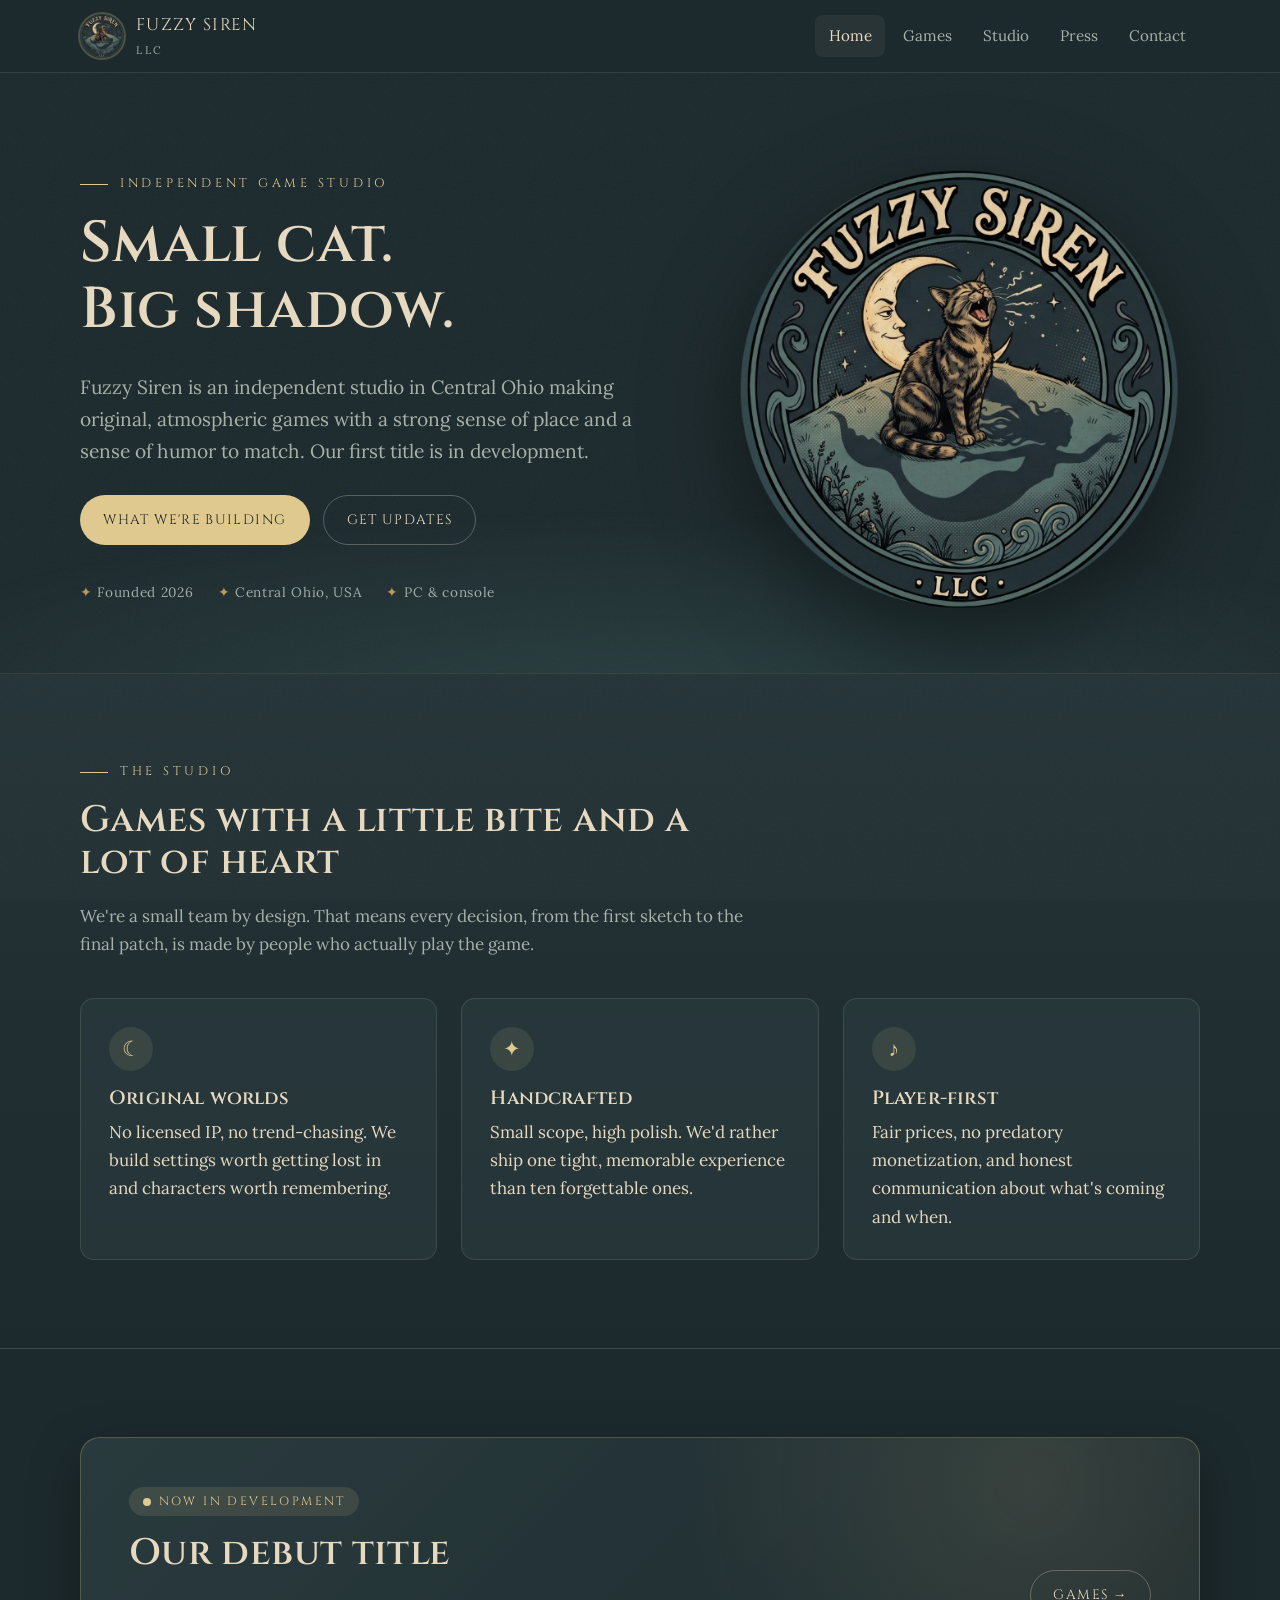
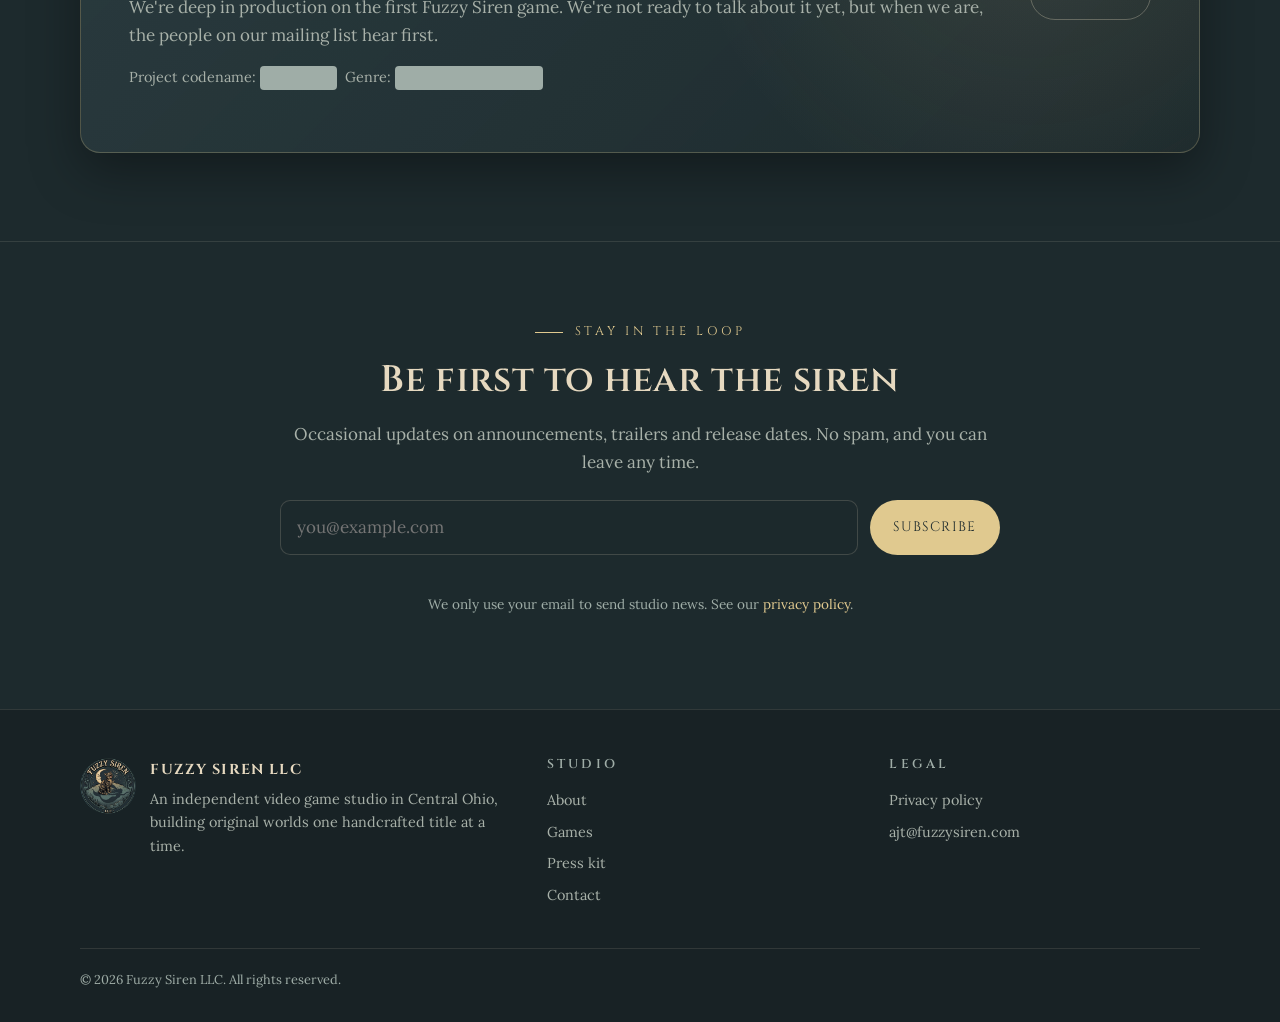
<file: index.html>
<!DOCTYPE html>
<html lang="en">
<head>
  <meta charset="utf-8">
  <meta name="viewport" content="width=device-width, initial-scale=1">
  <title>Fuzzy Siren LLC — Independent Game Studio</title>
  <meta name="description" content="Fuzzy Siren LLC is an independent video game studio in Central Ohio crafting original, atmospheric games. Our debut title is in development.">
  <link rel="canonical" href="https://fuzzysiren.com/">
  <meta name="theme-color" content="#1d2a2d">
  <meta property="og:type" content="website">
  <meta property="og:site_name" content="Fuzzy Siren LLC">
  <meta property="og:title" content="Fuzzy Siren LLC — Independent Game Studio">
  <meta property="og:description" content="Fuzzy Siren LLC is an independent video game studio in Central Ohio crafting original, atmospheric games. Our debut title is in development.">
  <meta property="og:url" content="https://fuzzysiren.com/">
  <meta property="og:image" content="https://fuzzysiren.com/assets/og-image.jpg">
  <meta name="twitter:card" content="summary_large_image">
  <link rel="icon" href="assets/favicon.ico" sizes="any">
  <link rel="icon" type="image/png" sizes="32x32" href="assets/icon-32.png">
  <link rel="apple-touch-icon" href="assets/icon-180.png">
  <link rel="manifest" href="site.webmanifest">
  <link rel="preconnect" href="https://fonts.googleapis.com">
  <link rel="preconnect" href="https://fonts.gstatic.com" crossorigin>
  <link href="https://fonts.googleapis.com/css2?family=Cinzel:wght@500;600;700&family=Lora:ital,wght@0,400;0,500;1,400&display=swap" rel="stylesheet">
  <link rel="stylesheet" href="css/styles.css">
  <script type="application/ld+json">
  {
    "@context": "https://schema.org",
    "@type": "Organization",
    "name": "Fuzzy Siren LLC",
    "url": "https://fuzzysiren.com",
    "logo": "https://fuzzysiren.com/assets/logo-badge.png",
    "email": "ajt@fuzzysiren.com",
    "description": "Fuzzy Siren LLC is an independent video game studio based in Central Ohio.",
    "address": { "@type": "PostalAddress", "addressRegion": "OH", "addressCountry": "US" }
  }
  </script>
</head>
<body>
  <a class="skip-link" href="#main">Skip to content</a>
  <header class="site-header">
    <div class="wrap">
      <a class="brand" href="index.html">
        <img src="assets/icon-192.png" alt="Fuzzy Siren logo" width="44" height="44">
        <span>Fuzzy Siren<small>LLC</small></span>
      </a>
      <button class="nav-toggle" aria-expanded="false" aria-controls="nav" aria-label="Menu">
        <svg width="22" height="22" viewBox="0 0 24 24" fill="none" stroke="currentColor" stroke-width="2" stroke-linecap="round"><path d="M4 7h16M4 12h16M4 17h16"/></svg>
      </button>
      <nav class="nav" id="nav" aria-label="Primary"><a href="index.html" aria-current="page">Home</a><a href="games.html">Games</a><a href="about.html">Studio</a><a href="press.html">Press</a><a href="contact.html">Contact</a></nav>
    </div>
  </header>

  <main id="main">
<section class="hero">
  <div class="wrap">
    <div>
      <p class="eyebrow">Independent Game Studio</p>
      <h1>Small cat.<br>Big shadow.</h1>
      <p class="lede">Fuzzy Siren is an independent studio in Central Ohio making original, atmospheric games with a strong sense of place and a sense of humor to match. Our first title is in development.</p>
      <div class="hero-actions">
        <a class="btn btn-primary" href="games.html">What we're building</a>
        <a class="btn btn-ghost" href="#updates">Get updates</a>
      </div>
      <div class="hero-meta">
        <span>Founded 2026</span>
        <span>Central Ohio, USA</span>
        <span>PC &amp; console</span>
      </div>
    </div>
    <img class="hero-logo" src="assets/logo-badge.png" alt="Fuzzy Siren LLC — a yowling tabby cat casting the shadow of a siren beneath a crescent moon" width="536" height="536">
  </div>
</section>

<section class="section section-alt" id="studio">
  <div class="wrap">
    <div class="section-head">
      <p class="eyebrow">The Studio</p>
      <h2>Games with a little bite and a lot of heart</h2>
      <p class="muted">We're a small team by design. That means every decision, from the first sketch to the final patch, is made by people who actually play the game.</p>
    </div>
    <div class="grid grid-3">
      <div class="card">
        <div class="glyph">☾</div>
        <h3>Original worlds</h3>
        <p>No licensed IP, no trend-chasing. We build settings worth getting lost in and characters worth remembering.</p>
      </div>
      <div class="card">
        <div class="glyph">✦</div>
        <h3>Handcrafted</h3>
        <p>Small scope, high polish. We'd rather ship one tight, memorable experience than ten forgettable ones.</p>
      </div>
      <div class="card">
        <div class="glyph">♪</div>
        <h3>Player-first</h3>
        <p>Fair prices, no predatory monetization, and honest communication about what's coming and when.</p>
      </div>
    </div>
  </div>
</section>

<section class="section" id="now">
  <div class="wrap">
    <div class="panel">
      <div>
        <span class="badge"><span class="dot"></span> Now in development</span>
        <h2 style="margin-top:1rem">Our debut title</h2>
        <p class="muted">We're deep in production on the first Fuzzy Siren game. We're not ready to talk about it yet, but when we are, the people on our mailing list hear first.</p>
        <p class="muted small">Project codename: <span class="redacted">REDACTED</span>&nbsp; Genre: <span class="redacted">REDACTED, obviously</span></p>
      </div>
      <div>
        <a class="btn btn-ghost" href="games.html">Games &rarr;</a>
      </div>
    </div>
  </div>
</section>

<section class="cta-band" id="updates">
  <div class="wrap">
    <p class="eyebrow" style="justify-content:center">Stay in the loop</p>
    <h2>Be first to hear the siren</h2>
    <p class="muted">Occasional updates on announcements, trailers and release dates. No spam, and you can leave any time.</p>
    <form class="inline-form" data-signup data-success="You're on the list. Thanks!" style="justify-content:center;margin-top:1.5rem">
      <label class="honey" aria-hidden="true">Leave blank <input type="text" name="_gotcha" tabindex="-1" autocomplete="off"></label>
      <input type="email" name="email" placeholder="you@example.com" required aria-label="Email address">
      <button class="btn btn-primary" type="submit">Subscribe</button>
    </form>
    <p class="form-status" role="status" aria-live="polite"></p>
    <p class="form-note">We only use your email to send studio news. See our <a href="privacy.html">privacy policy</a>.</p>
  </div>
</section>
  </main>

  <footer class="site-footer">
    <div class="wrap">
      <div>
        <div class="footer-brand">
          <img src="assets/icon-192.png" alt="" width="56" height="56">
          <div>
            <strong style="font-family:var(--font-display);letter-spacing:.08em;color:var(--ink)">FUZZY SIREN LLC</strong>
            <p class="small" style="margin:.35rem 0 0">An independent video game studio in Central Ohio, building original worlds one handcrafted title at a time.</p>
          </div>
        </div>
      </div>
      <div>
        <h4>Studio</h4>
        <ul>
          <li><a href="about.html">About</a></li>
          <li><a href="games.html">Games</a></li>
          <li><a href="press.html">Press kit</a></li>
          <li><a href="contact.html">Contact</a></li>
        </ul>
      </div>
      <div>
        <h4>Legal</h4>
        <ul>
          <li><a href="privacy.html">Privacy policy</a></li>
          <li><a href="mailto:ajt@fuzzysiren.com">ajt@fuzzysiren.com</a></li>
        </ul>
      </div>
    </div>
    <div class="wrap footer-bottom">
      <span>&copy; <span data-year>2026</span> Fuzzy Siren LLC. All rights reserved.</span>
    </div>
  </footer>
  <script src="js/main.js" defer></script>
</body>
</html>
</file>
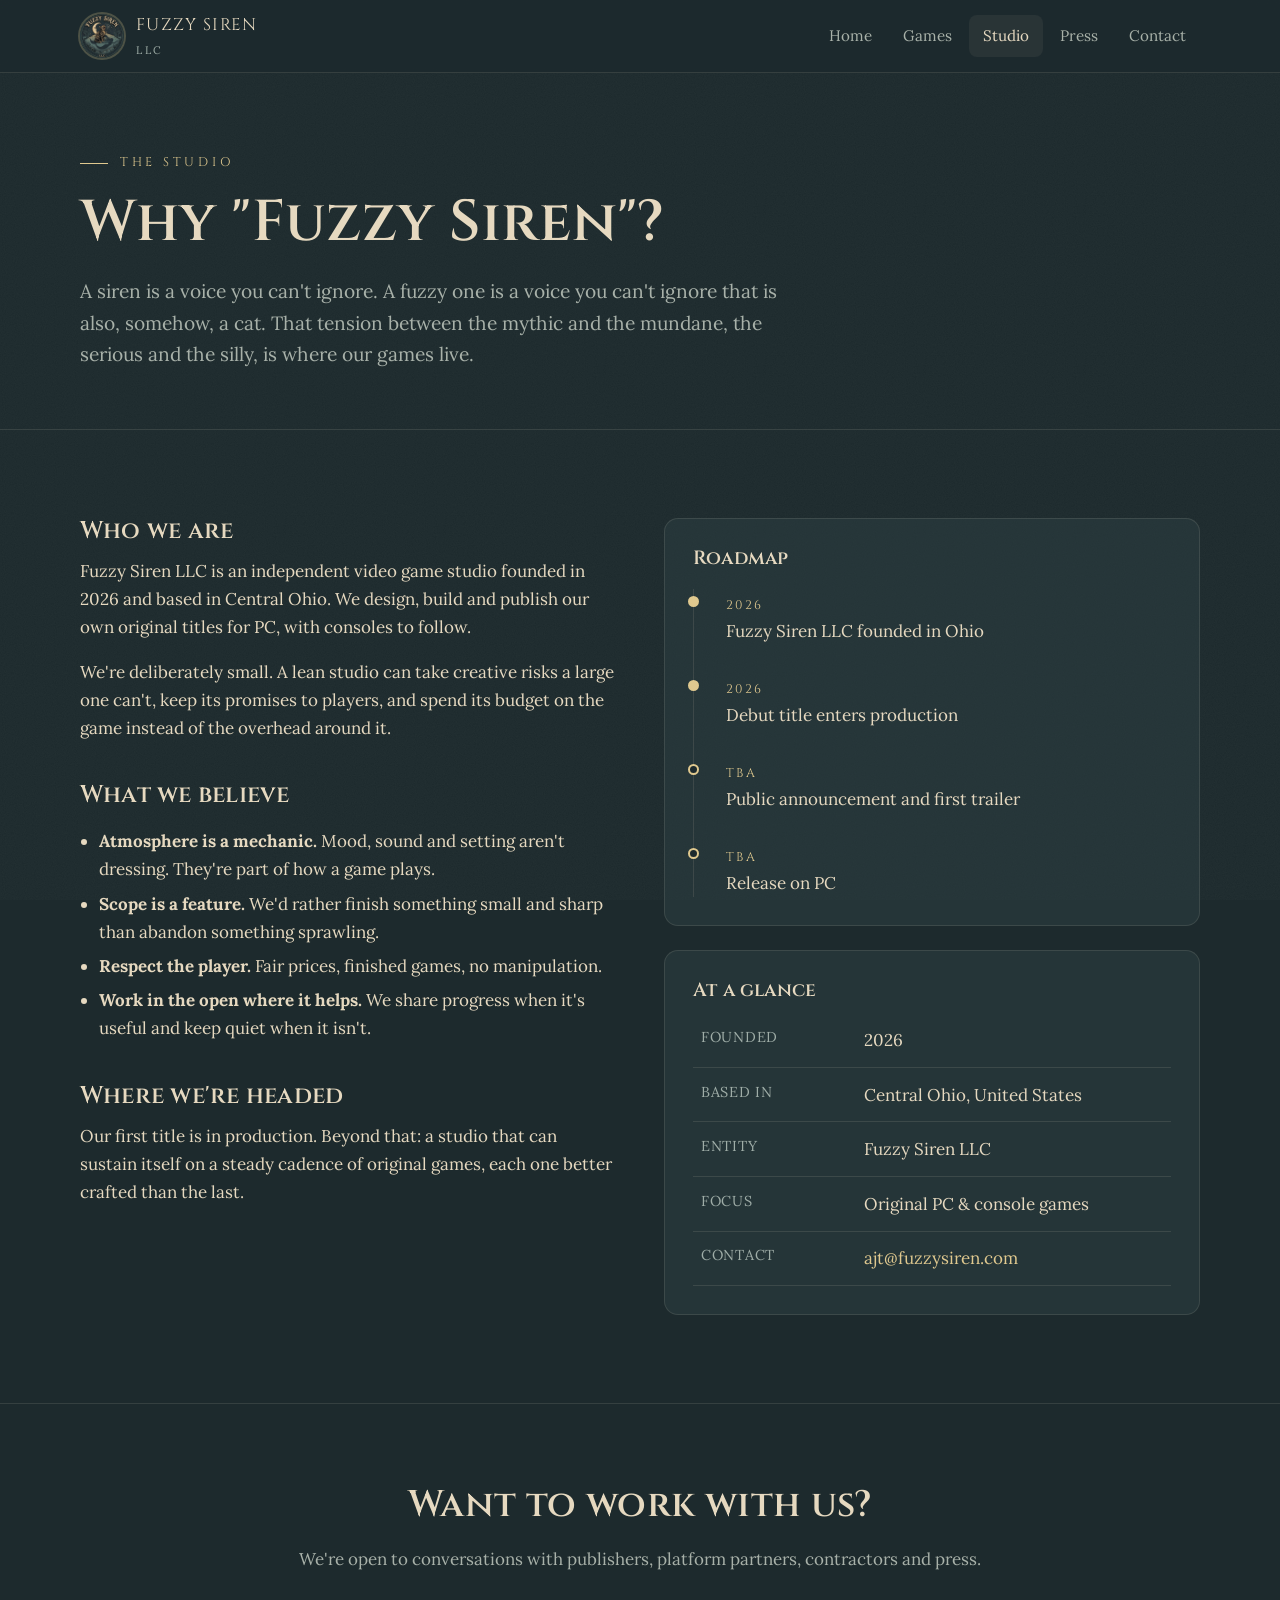
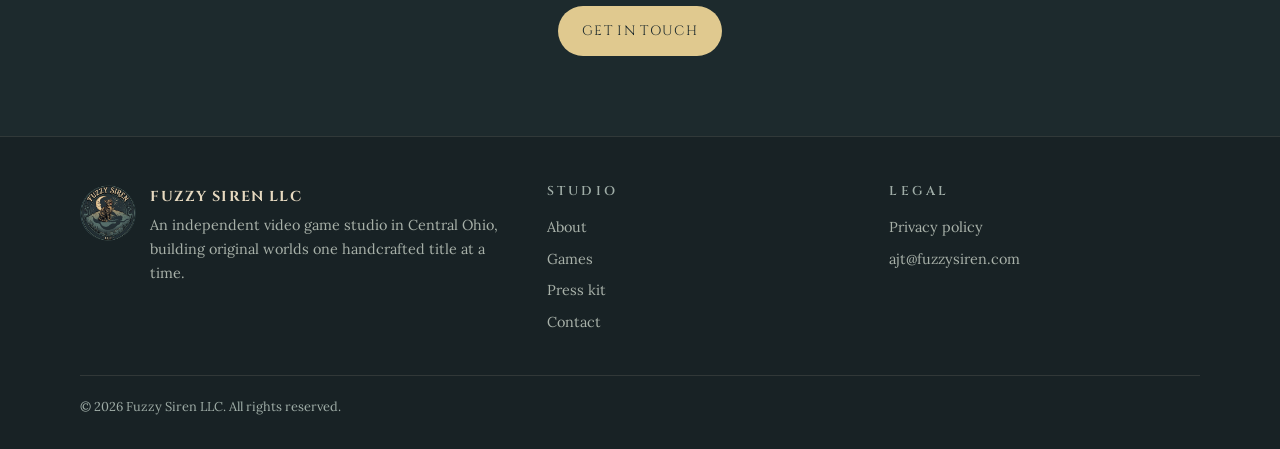
<file: about.html>
<!DOCTYPE html>
<html lang="en">
<head>
  <meta charset="utf-8">
  <meta name="viewport" content="width=device-width, initial-scale=1">
  <title>Studio — Fuzzy Siren LLC</title>
  <meta name="description" content="About Fuzzy Siren LLC, an independent video game studio founded in 2026 in Central Ohio.">
  <link rel="canonical" href="https://fuzzysiren.com/about.html">
  <meta name="theme-color" content="#1d2a2d">
  <meta property="og:type" content="website">
  <meta property="og:site_name" content="Fuzzy Siren LLC">
  <meta property="og:title" content="Studio — Fuzzy Siren LLC">
  <meta property="og:description" content="About Fuzzy Siren LLC, an independent video game studio founded in 2026 in Central Ohio.">
  <meta property="og:url" content="https://fuzzysiren.com/about.html">
  <meta property="og:image" content="https://fuzzysiren.com/assets/og-image.jpg">
  <meta name="twitter:card" content="summary_large_image">
  <link rel="icon" href="assets/favicon.ico" sizes="any">
  <link rel="icon" type="image/png" sizes="32x32" href="assets/icon-32.png">
  <link rel="apple-touch-icon" href="assets/icon-180.png">
  <link rel="manifest" href="site.webmanifest">
  <link rel="preconnect" href="https://fonts.googleapis.com">
  <link rel="preconnect" href="https://fonts.gstatic.com" crossorigin>
  <link href="https://fonts.googleapis.com/css2?family=Cinzel:wght@500;600;700&family=Lora:ital,wght@0,400;0,500;1,400&display=swap" rel="stylesheet">
  <link rel="stylesheet" href="css/styles.css">
  <script type="application/ld+json">
  {
    "@context": "https://schema.org",
    "@type": "Organization",
    "name": "Fuzzy Siren LLC",
    "url": "https://fuzzysiren.com",
    "logo": "https://fuzzysiren.com/assets/logo-badge.png",
    "email": "ajt@fuzzysiren.com",
    "description": "Fuzzy Siren LLC is an independent video game studio based in Central Ohio.",
    "address": { "@type": "PostalAddress", "addressRegion": "OH", "addressCountry": "US" }
  }
  </script>
</head>
<body>
  <a class="skip-link" href="#main">Skip to content</a>
  <header class="site-header">
    <div class="wrap">
      <a class="brand" href="index.html">
        <img src="assets/icon-192.png" alt="Fuzzy Siren logo" width="44" height="44">
        <span>Fuzzy Siren<small>LLC</small></span>
      </a>
      <button class="nav-toggle" aria-expanded="false" aria-controls="nav" aria-label="Menu">
        <svg width="22" height="22" viewBox="0 0 24 24" fill="none" stroke="currentColor" stroke-width="2" stroke-linecap="round"><path d="M4 7h16M4 12h16M4 17h16"/></svg>
      </button>
      <nav class="nav" id="nav" aria-label="Primary"><a href="index.html">Home</a><a href="games.html">Games</a><a href="about.html" aria-current="page">Studio</a><a href="press.html">Press</a><a href="contact.html">Contact</a></nav>
    </div>
  </header>

  <main id="main">
<section class="page-head">
  <div class="wrap">
    <p class="eyebrow">The Studio</p>
    <h1>Why "Fuzzy Siren"?</h1>
    <p class="lede">A siren is a voice you can't ignore. A fuzzy one is a voice you can't ignore that is also, somehow, a cat. That tension between the mythic and the mundane, the serious and the silly, is where our games live.</p>
  </div>
</section>

<section class="section">
  <div class="wrap grid grid-2" style="align-items:start;gap:3rem">
    <div class="prose">
      <h2 style="margin-top:0">Who we are</h2>
      <p>Fuzzy Siren LLC is an independent video game studio founded in 2026 and based in Central Ohio. We design, build and publish our own original titles for PC, with consoles to follow.</p>
      <p>We're deliberately small. A lean studio can take creative risks a large one can't, keep its promises to players, and spend its budget on the game instead of the overhead around it.</p>
      <h2>What we believe</h2>
      <ul>
        <li><strong>Atmosphere is a mechanic.</strong> Mood, sound and setting aren't dressing. They're part of how a game plays.</li>
        <li><strong>Scope is a feature.</strong> We'd rather finish something small and sharp than abandon something sprawling.</li>
        <li><strong>Respect the player.</strong> Fair prices, finished games, no manipulation.</li>
        <li><strong>Work in the open where it helps.</strong> We share progress when it's useful and keep quiet when it isn't.</li>
      </ul>
      <h2>Where we're headed</h2>
      <p>Our first title is in production. Beyond that: a studio that can sustain itself on a steady cadence of original games, each one better crafted than the last.</p>
    </div>
    <div>
      <div class="card" style="margin-bottom:1.5rem">
        <h3>Roadmap</h3>
        <ul class="timeline" style="margin-top:1.25rem">
          <li class="done"><span class="when">2026</span><br>Fuzzy Siren LLC founded in Ohio</li>
          <li class="done"><span class="when">2026</span><br>Debut title enters production</li>
          <li><span class="when">TBA</span><br>Public announcement and first trailer</li>
          <li><span class="when">TBA</span><br>Release on PC</li>
        </ul>
      </div>
      <div class="card">
        <h3>At a glance</h3>
        <table class="facts" style="margin-top:.75rem">
          <tr><th>Founded</th><td>2026</td></tr>
          <tr><th>Based in</th><td>Central Ohio, United States</td></tr>
          <tr><th>Entity</th><td>Fuzzy Siren LLC</td></tr>
          <tr><th>Focus</th><td>Original PC &amp; console games</td></tr>
          <tr><th>Contact</th><td><a href="mailto:ajt@fuzzysiren.com">ajt@fuzzysiren.com</a></td></tr>
        </table>
      </div>
    </div>
  </div>
</section>

<section class="cta-band">
  <div class="wrap">
    <h2>Want to work with us?</h2>
    <p class="muted">We're open to conversations with publishers, platform partners, contractors and press.</p>
    <a class="btn btn-primary" href="contact.html" style="margin-top:1rem">Get in touch</a>
  </div>
</section>
  </main>

  <footer class="site-footer">
    <div class="wrap">
      <div>
        <div class="footer-brand">
          <img src="assets/icon-192.png" alt="" width="56" height="56">
          <div>
            <strong style="font-family:var(--font-display);letter-spacing:.08em;color:var(--ink)">FUZZY SIREN LLC</strong>
            <p class="small" style="margin:.35rem 0 0">An independent video game studio in Central Ohio, building original worlds one handcrafted title at a time.</p>
          </div>
        </div>
      </div>
      <div>
        <h4>Studio</h4>
        <ul>
          <li><a href="about.html">About</a></li>
          <li><a href="games.html">Games</a></li>
          <li><a href="press.html">Press kit</a></li>
          <li><a href="contact.html">Contact</a></li>
        </ul>
      </div>
      <div>
        <h4>Legal</h4>
        <ul>
          <li><a href="privacy.html">Privacy policy</a></li>
          <li><a href="mailto:ajt@fuzzysiren.com">ajt@fuzzysiren.com</a></li>
        </ul>
      </div>
    </div>
    <div class="wrap footer-bottom">
      <span>&copy; <span data-year>2026</span> Fuzzy Siren LLC. All rights reserved.</span>
    </div>
  </footer>
  <script src="js/main.js" defer></script>
</body>
</html>
</file>
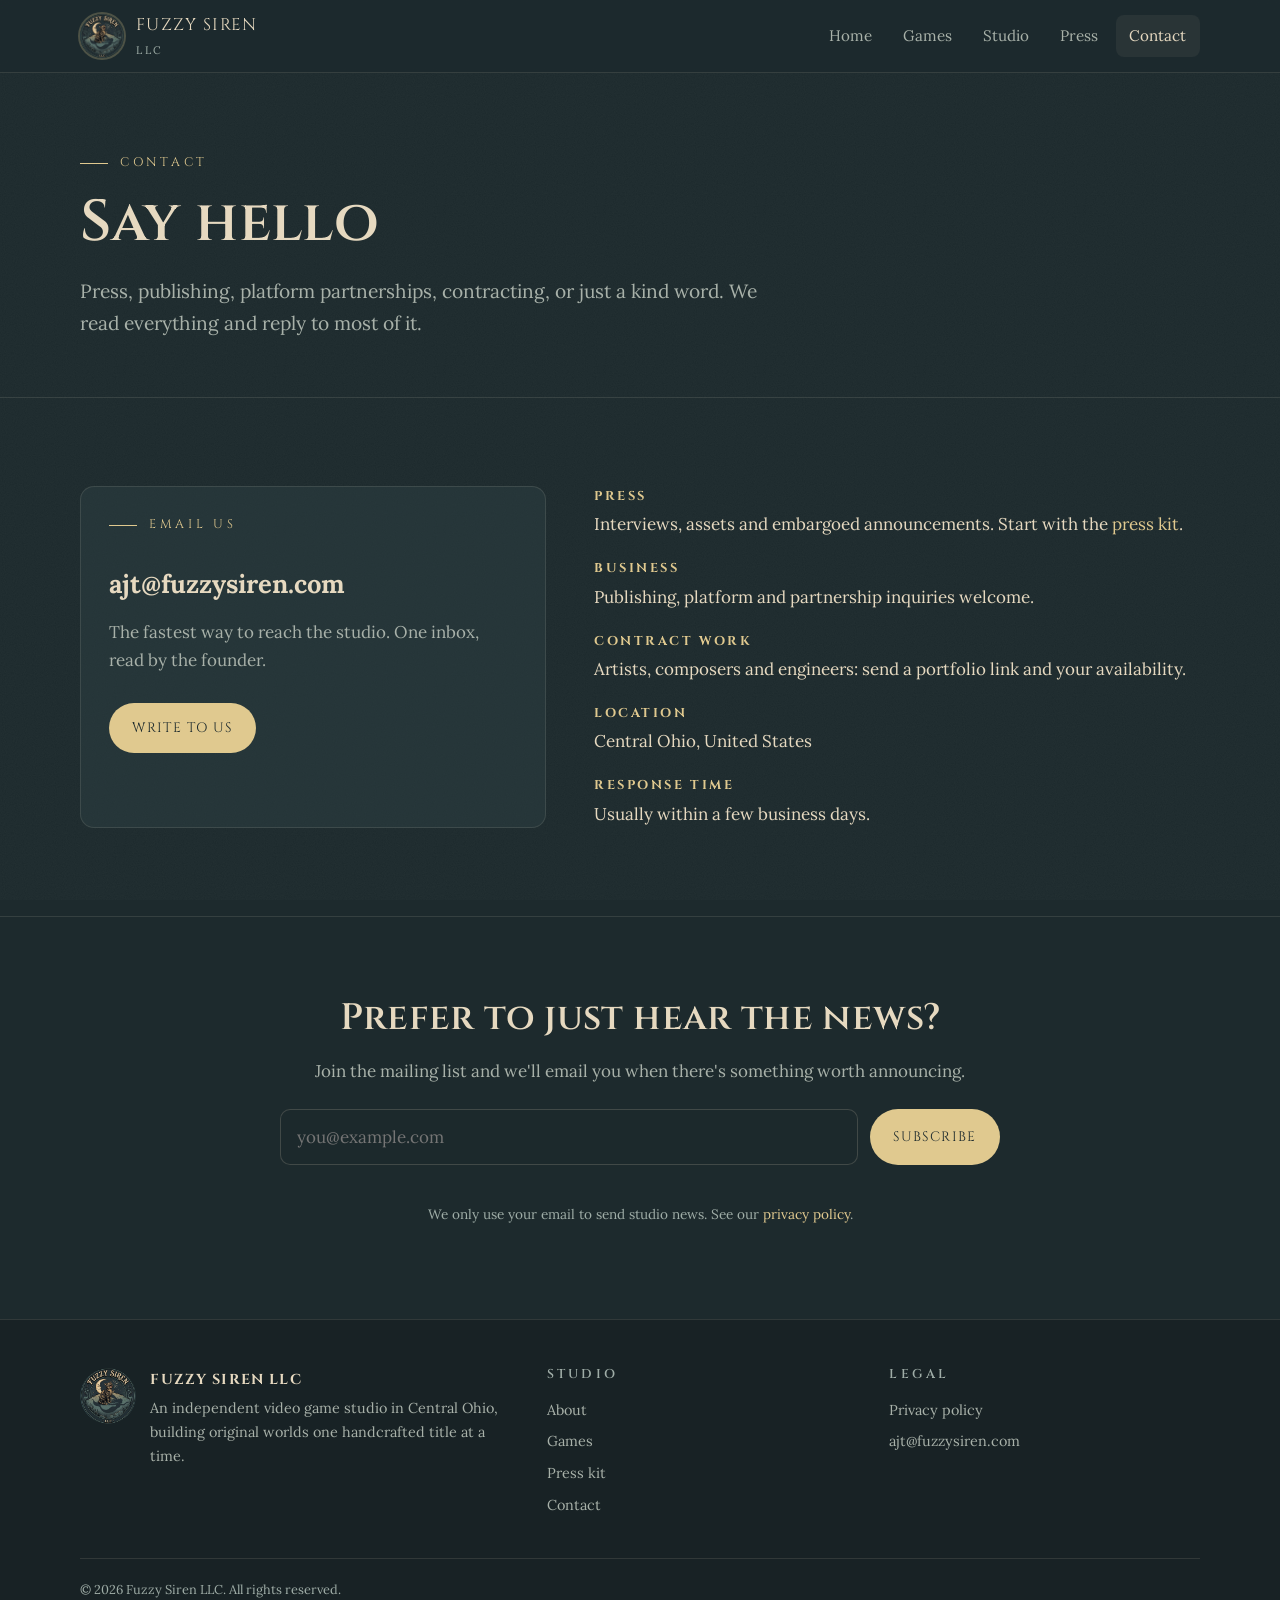
<file: contact.html>
<!DOCTYPE html>
<html lang="en">
<head>
  <meta charset="utf-8">
  <meta name="viewport" content="width=device-width, initial-scale=1">
  <title>Contact — Fuzzy Siren LLC</title>
  <meta name="description" content="Contact Fuzzy Siren LLC for press, business and partnership inquiries.">
  <link rel="canonical" href="https://fuzzysiren.com/contact.html">
  <meta name="theme-color" content="#1d2a2d">
  <meta property="og:type" content="website">
  <meta property="og:site_name" content="Fuzzy Siren LLC">
  <meta property="og:title" content="Contact — Fuzzy Siren LLC">
  <meta property="og:description" content="Contact Fuzzy Siren LLC for press, business and partnership inquiries.">
  <meta property="og:url" content="https://fuzzysiren.com/contact.html">
  <meta property="og:image" content="https://fuzzysiren.com/assets/og-image.jpg">
  <meta name="twitter:card" content="summary_large_image">
  <link rel="icon" href="assets/favicon.ico" sizes="any">
  <link rel="icon" type="image/png" sizes="32x32" href="assets/icon-32.png">
  <link rel="apple-touch-icon" href="assets/icon-180.png">
  <link rel="manifest" href="site.webmanifest">
  <link rel="preconnect" href="https://fonts.googleapis.com">
  <link rel="preconnect" href="https://fonts.gstatic.com" crossorigin>
  <link href="https://fonts.googleapis.com/css2?family=Cinzel:wght@500;600;700&family=Lora:ital,wght@0,400;0,500;1,400&display=swap" rel="stylesheet">
  <link rel="stylesheet" href="css/styles.css">
  <script type="application/ld+json">
  {
    "@context": "https://schema.org",
    "@type": "Organization",
    "name": "Fuzzy Siren LLC",
    "url": "https://fuzzysiren.com",
    "logo": "https://fuzzysiren.com/assets/logo-badge.png",
    "email": "ajt@fuzzysiren.com",
    "description": "Fuzzy Siren LLC is an independent video game studio based in Central Ohio.",
    "address": { "@type": "PostalAddress", "addressRegion": "OH", "addressCountry": "US" }
  }
  </script>
</head>
<body>
  <a class="skip-link" href="#main">Skip to content</a>
  <header class="site-header">
    <div class="wrap">
      <a class="brand" href="index.html">
        <img src="assets/icon-192.png" alt="Fuzzy Siren logo" width="44" height="44">
        <span>Fuzzy Siren<small>LLC</small></span>
      </a>
      <button class="nav-toggle" aria-expanded="false" aria-controls="nav" aria-label="Menu">
        <svg width="22" height="22" viewBox="0 0 24 24" fill="none" stroke="currentColor" stroke-width="2" stroke-linecap="round"><path d="M4 7h16M4 12h16M4 17h16"/></svg>
      </button>
      <nav class="nav" id="nav" aria-label="Primary"><a href="index.html">Home</a><a href="games.html">Games</a><a href="about.html">Studio</a><a href="press.html">Press</a><a href="contact.html" aria-current="page">Contact</a></nav>
    </div>
  </header>

  <main id="main">
<section class="page-head">
  <div class="wrap">
    <p class="eyebrow">Contact</p>
    <h1>Say hello</h1>
    <p class="lede">Press, publishing, platform partnerships, contracting, or just a kind word. We read everything and reply to most of it.</p>
  </div>
</section>

<section class="section">
  <div class="wrap contact-grid">
    <div class="card contact-card">
      <p class="eyebrow">Email us</p>
      <a class="contact-email" href="mailto:ajt@fuzzysiren.com">ajt@fuzzysiren.com</a>
      <p class="muted">The fastest way to reach the studio. One inbox, read by the founder.</p>
      <a class="btn btn-primary" href="mailto:ajt@fuzzysiren.com?subject=Hello%20Fuzzy%20Siren">Write to us</a>
    </div>
    <div>
      <ul class="contact-list">
        <li><strong>Press</strong>Interviews, assets and embargoed announcements. Start with the <a href="press.html">press kit</a>.</li>
        <li><strong>Business</strong>Publishing, platform and partnership inquiries welcome.</li>
        <li><strong>Contract work</strong>Artists, composers and engineers: send a portfolio link and your availability.</li>
        <li><strong>Location</strong>Central Ohio, United States</li>
        <li><strong>Response time</strong>Usually within a few business days.</li>
      </ul>
    </div>
  </div>
</section>

<section class="cta-band" id="updates">
  <div class="wrap">
    <h2>Prefer to just hear the news?</h2>
    <p class="muted">Join the mailing list and we'll email you when there's something worth announcing.</p>
    <form class="inline-form" data-signup data-success="You're on the list. Thanks!" style="justify-content:center;margin-top:1.5rem">
      <label class="honey" aria-hidden="true">Leave blank <input type="text" name="_gotcha" tabindex="-1" autocomplete="off"></label>
      <input type="email" name="email" placeholder="you@example.com" required aria-label="Email address">
      <button class="btn btn-primary" type="submit">Subscribe</button>
    </form>
    <p class="form-status" role="status" aria-live="polite"></p>
    <p class="form-note">We only use your email to send studio news. See our <a href="privacy.html">privacy policy</a>.</p>
  </div>
</section>
  </main>

  <footer class="site-footer">
    <div class="wrap">
      <div>
        <div class="footer-brand">
          <img src="assets/icon-192.png" alt="" width="56" height="56">
          <div>
            <strong style="font-family:var(--font-display);letter-spacing:.08em;color:var(--ink)">FUZZY SIREN LLC</strong>
            <p class="small" style="margin:.35rem 0 0">An independent video game studio in Central Ohio, building original worlds one handcrafted title at a time.</p>
          </div>
        </div>
      </div>
      <div>
        <h4>Studio</h4>
        <ul>
          <li><a href="about.html">About</a></li>
          <li><a href="games.html">Games</a></li>
          <li><a href="press.html">Press kit</a></li>
          <li><a href="contact.html">Contact</a></li>
        </ul>
      </div>
      <div>
        <h4>Legal</h4>
        <ul>
          <li><a href="privacy.html">Privacy policy</a></li>
          <li><a href="mailto:ajt@fuzzysiren.com">ajt@fuzzysiren.com</a></li>
        </ul>
      </div>
    </div>
    <div class="wrap footer-bottom">
      <span>&copy; <span data-year>2026</span> Fuzzy Siren LLC. All rights reserved.</span>
    </div>
  </footer>
  <script src="js/main.js" defer></script>
</body>
</html>
</file>
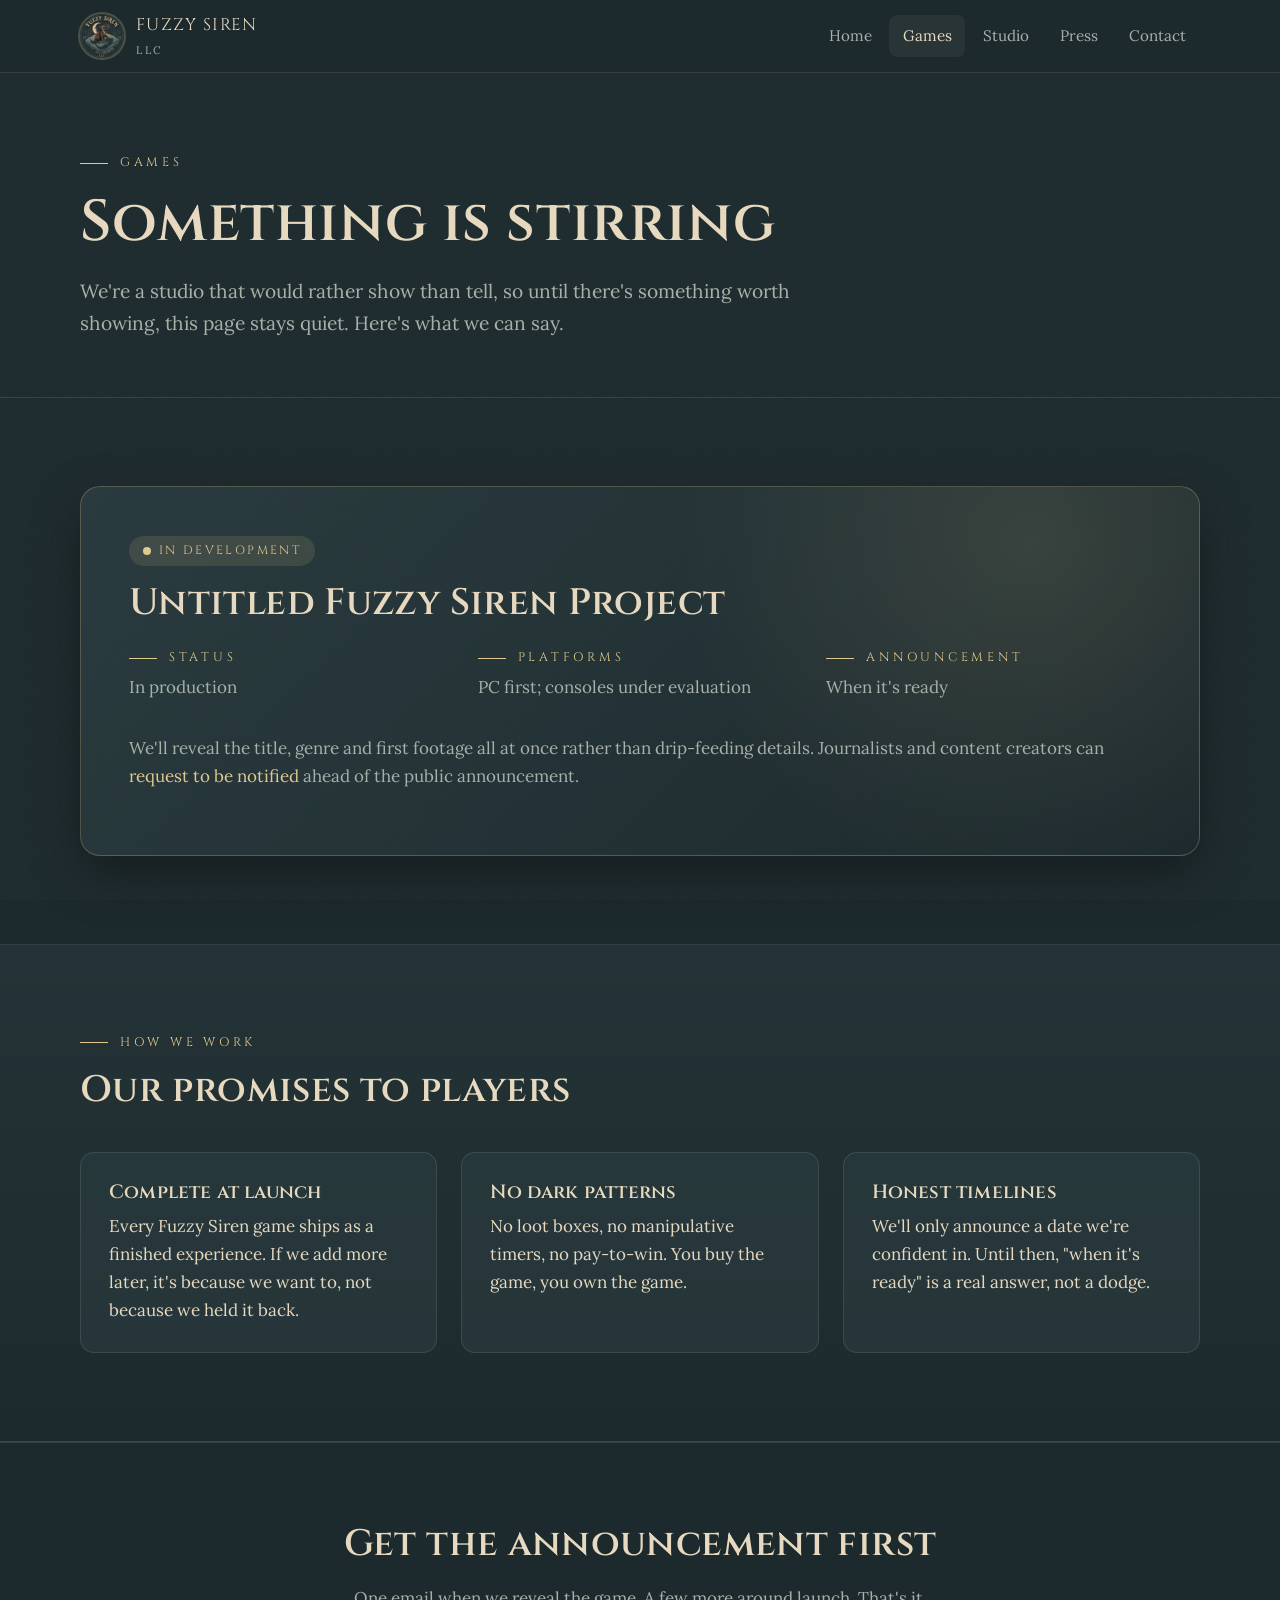
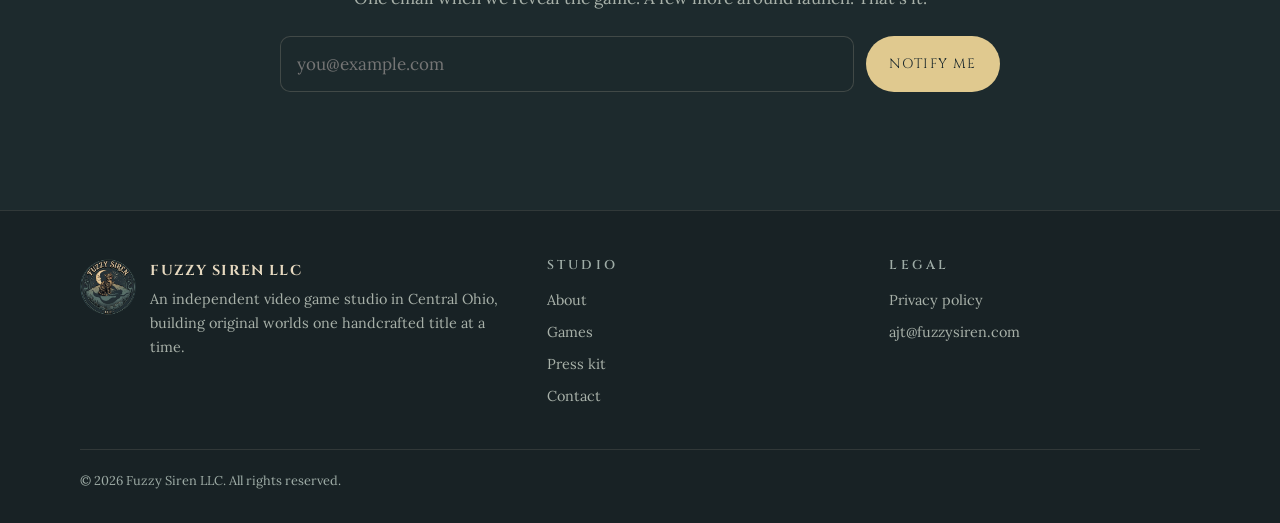
<file: games.html>
<!DOCTYPE html>
<html lang="en">
<head>
  <meta charset="utf-8">
  <meta name="viewport" content="width=device-width, initial-scale=1">
  <title>Games — Fuzzy Siren LLC</title>
  <meta name="description" content="Fuzzy Siren's debut title is in development. Sign up to be the first to hear about announcements, trailers and release dates.">
  <link rel="canonical" href="https://fuzzysiren.com/games.html">
  <meta name="theme-color" content="#1d2a2d">
  <meta property="og:type" content="website">
  <meta property="og:site_name" content="Fuzzy Siren LLC">
  <meta property="og:title" content="Games — Fuzzy Siren LLC">
  <meta property="og:description" content="Fuzzy Siren's debut title is in development. Sign up to be the first to hear about announcements, trailers and release dates.">
  <meta property="og:url" content="https://fuzzysiren.com/games.html">
  <meta property="og:image" content="https://fuzzysiren.com/assets/og-image.jpg">
  <meta name="twitter:card" content="summary_large_image">
  <link rel="icon" href="assets/favicon.ico" sizes="any">
  <link rel="icon" type="image/png" sizes="32x32" href="assets/icon-32.png">
  <link rel="apple-touch-icon" href="assets/icon-180.png">
  <link rel="manifest" href="site.webmanifest">
  <link rel="preconnect" href="https://fonts.googleapis.com">
  <link rel="preconnect" href="https://fonts.gstatic.com" crossorigin>
  <link href="https://fonts.googleapis.com/css2?family=Cinzel:wght@500;600;700&family=Lora:ital,wght@0,400;0,500;1,400&display=swap" rel="stylesheet">
  <link rel="stylesheet" href="css/styles.css">
  <script type="application/ld+json">
  {
    "@context": "https://schema.org",
    "@type": "Organization",
    "name": "Fuzzy Siren LLC",
    "url": "https://fuzzysiren.com",
    "logo": "https://fuzzysiren.com/assets/logo-badge.png",
    "email": "ajt@fuzzysiren.com",
    "description": "Fuzzy Siren LLC is an independent video game studio based in Central Ohio.",
    "address": { "@type": "PostalAddress", "addressRegion": "OH", "addressCountry": "US" }
  }
  </script>
</head>
<body>
  <a class="skip-link" href="#main">Skip to content</a>
  <header class="site-header">
    <div class="wrap">
      <a class="brand" href="index.html">
        <img src="assets/icon-192.png" alt="Fuzzy Siren logo" width="44" height="44">
        <span>Fuzzy Siren<small>LLC</small></span>
      </a>
      <button class="nav-toggle" aria-expanded="false" aria-controls="nav" aria-label="Menu">
        <svg width="22" height="22" viewBox="0 0 24 24" fill="none" stroke="currentColor" stroke-width="2" stroke-linecap="round"><path d="M4 7h16M4 12h16M4 17h16"/></svg>
      </button>
      <nav class="nav" id="nav" aria-label="Primary"><a href="index.html">Home</a><a href="games.html" aria-current="page">Games</a><a href="about.html">Studio</a><a href="press.html">Press</a><a href="contact.html">Contact</a></nav>
    </div>
  </header>

  <main id="main">
<section class="page-head">
  <div class="wrap">
    <p class="eyebrow">Games</p>
    <h1>Something is stirring</h1>
    <p class="lede">We're a studio that would rather show than tell, so until there's something worth showing, this page stays quiet. Here's what we can say.</p>
  </div>
</section>

<section class="section">
  <div class="wrap">
    <div class="panel" style="grid-template-columns:1fr">
      <div>
        <span class="badge"><span class="dot"></span> In development</span>
        <h2 style="margin-top:1rem">Untitled Fuzzy Siren Project</h2>
        <div class="grid grid-3" style="margin-top:1.5rem">
          <div>
            <p class="eyebrow" style="margin-bottom:.25rem">Status</p>
            <p class="muted">In production</p>
          </div>
          <div>
            <p class="eyebrow" style="margin-bottom:.25rem">Platforms</p>
            <p class="muted">PC first; consoles under evaluation</p>
          </div>
          <div>
            <p class="eyebrow" style="margin-bottom:.25rem">Announcement</p>
            <p class="muted">When it's ready</p>
          </div>
        </div>
        <p class="muted" style="margin-top:1rem">We'll reveal the title, genre and first footage all at once rather than drip-feeding details. Journalists and content creators can <a href="contact.html">request to be notified</a> ahead of the public announcement.</p>
      </div>
    </div>
  </div>
</section>

<section class="section section-alt">
  <div class="wrap">
    <div class="section-head">
      <p class="eyebrow">How we work</p>
      <h2>Our promises to players</h2>
    </div>
    <div class="grid grid-3">
      <div class="card"><h3>Complete at launch</h3><p>Every Fuzzy Siren game ships as a finished experience. If we add more later, it's because we want to, not because we held it back.</p></div>
      <div class="card"><h3>No dark patterns</h3><p>No loot boxes, no manipulative timers, no pay-to-win. You buy the game, you own the game.</p></div>
      <div class="card"><h3>Honest timelines</h3><p>We'll only announce a date we're confident in. Until then, "when it's ready" is a real answer, not a dodge.</p></div>
    </div>
  </div>
</section>

<section class="cta-band" id="updates">
  <div class="wrap">
    <h2>Get the announcement first</h2>
    <p class="muted">One email when we reveal the game. A few more around launch. That's it.</p>
    <form class="inline-form" data-signup data-success="You're on the list. Thanks!" style="justify-content:center;margin-top:1.5rem">
      <label class="honey" aria-hidden="true">Leave blank <input type="text" name="_gotcha" tabindex="-1" autocomplete="off"></label>
      <input type="email" name="email" placeholder="you@example.com" required aria-label="Email address">
      <button class="btn btn-primary" type="submit">Notify me</button>
    </form>
    <p class="form-status" role="status" aria-live="polite"></p>
  </div>
</section>
  </main>

  <footer class="site-footer">
    <div class="wrap">
      <div>
        <div class="footer-brand">
          <img src="assets/icon-192.png" alt="" width="56" height="56">
          <div>
            <strong style="font-family:var(--font-display);letter-spacing:.08em;color:var(--ink)">FUZZY SIREN LLC</strong>
            <p class="small" style="margin:.35rem 0 0">An independent video game studio in Central Ohio, building original worlds one handcrafted title at a time.</p>
          </div>
        </div>
      </div>
      <div>
        <h4>Studio</h4>
        <ul>
          <li><a href="about.html">About</a></li>
          <li><a href="games.html">Games</a></li>
          <li><a href="press.html">Press kit</a></li>
          <li><a href="contact.html">Contact</a></li>
        </ul>
      </div>
      <div>
        <h4>Legal</h4>
        <ul>
          <li><a href="privacy.html">Privacy policy</a></li>
          <li><a href="mailto:ajt@fuzzysiren.com">ajt@fuzzysiren.com</a></li>
        </ul>
      </div>
    </div>
    <div class="wrap footer-bottom">
      <span>&copy; <span data-year>2026</span> Fuzzy Siren LLC. All rights reserved.</span>
    </div>
  </footer>
  <script src="js/main.js" defer></script>
</body>
</html>
</file>
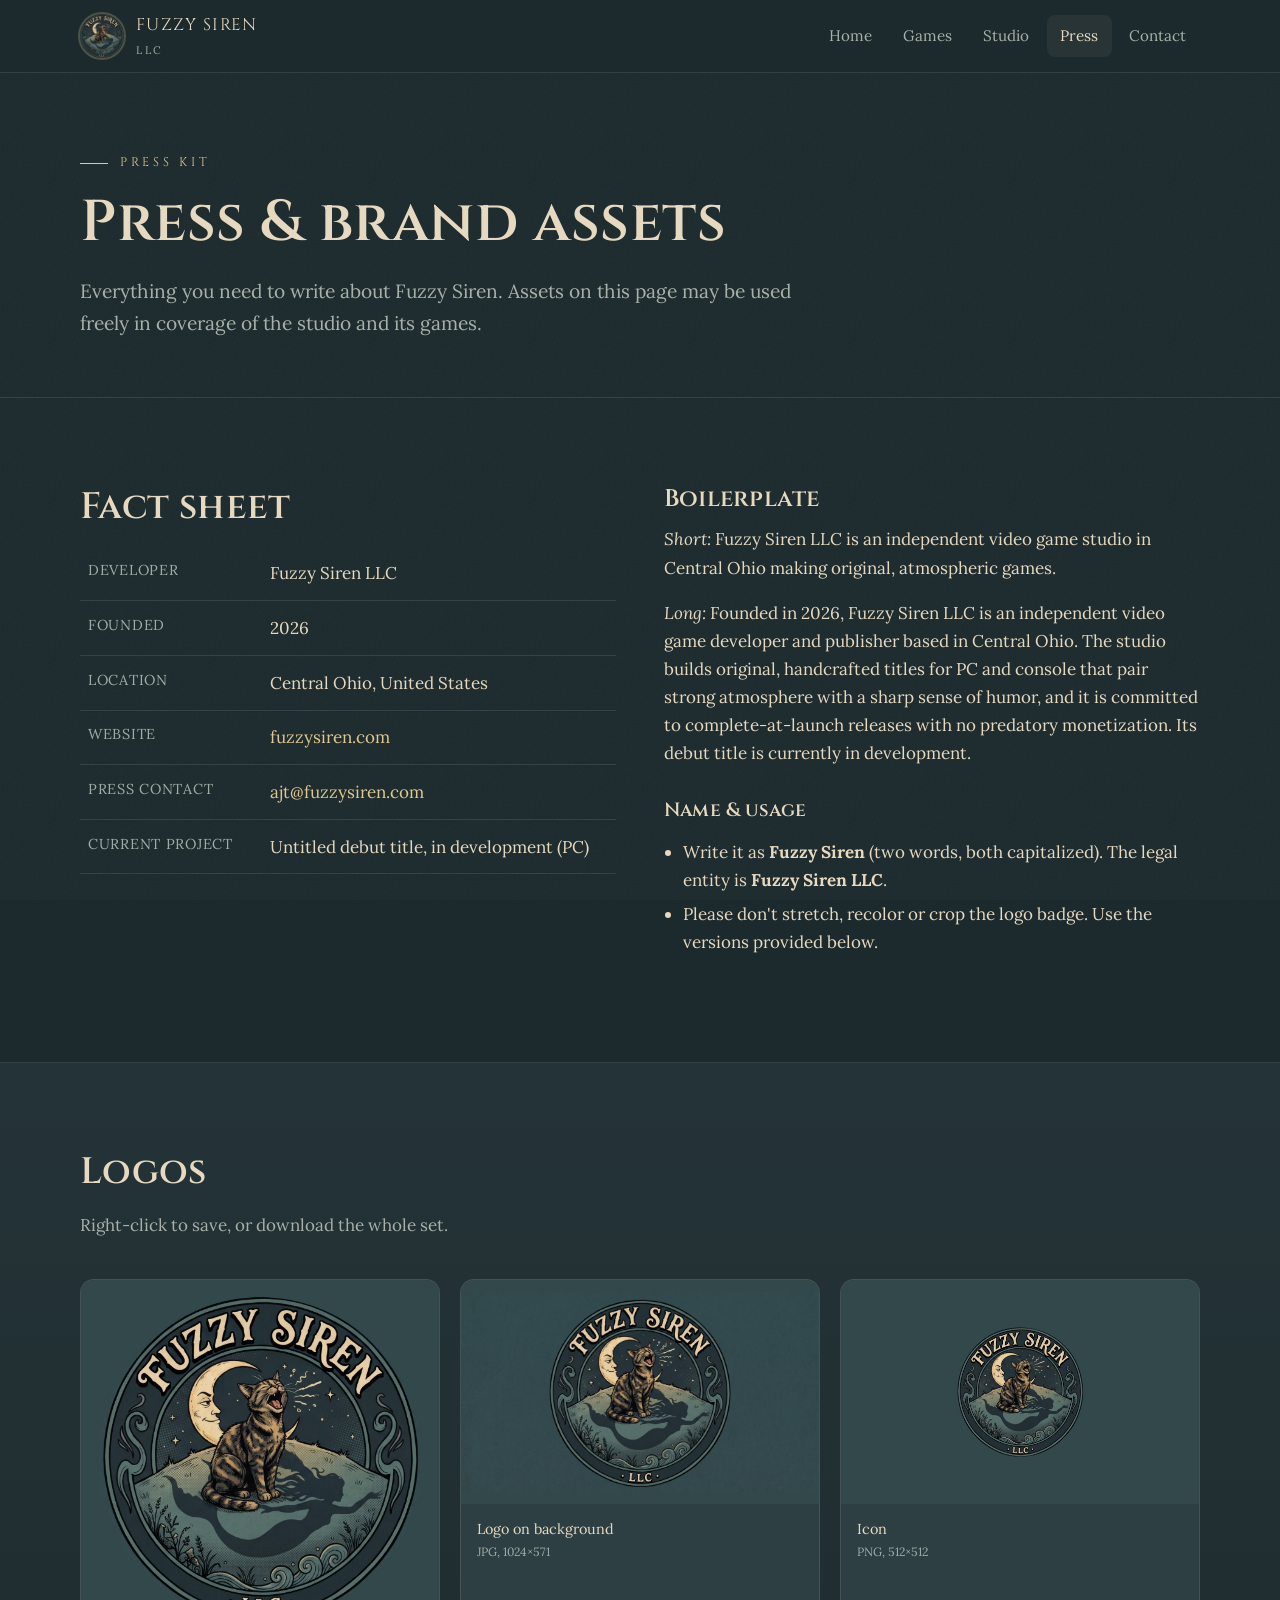
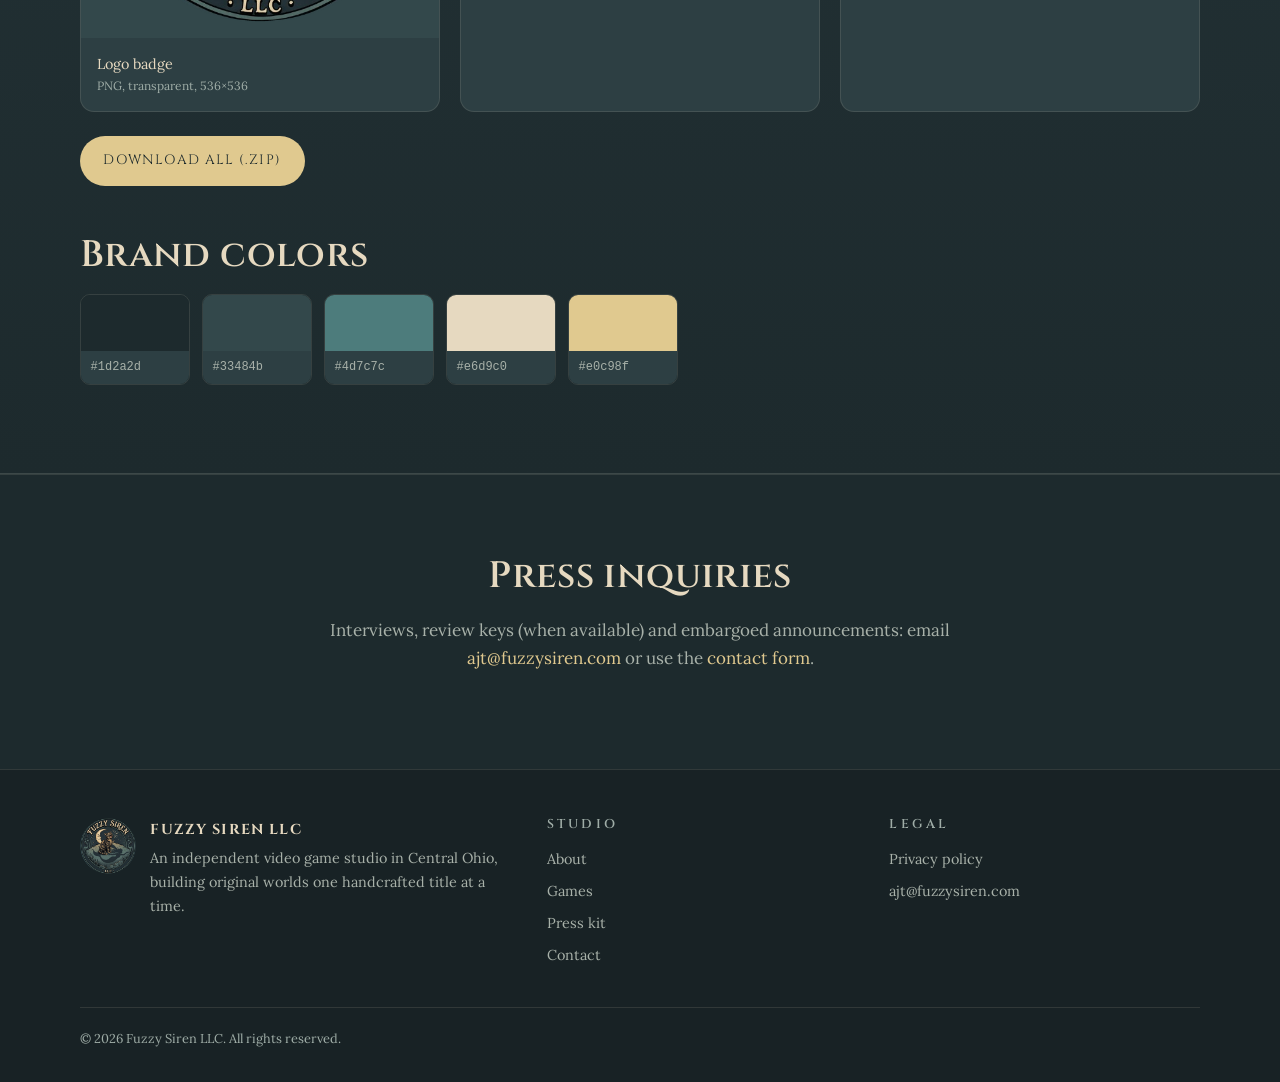
<file: press.html>
<!DOCTYPE html>
<html lang="en">
<head>
  <meta charset="utf-8">
  <meta name="viewport" content="width=device-width, initial-scale=1">
  <title>Press Kit — Fuzzy Siren LLC</title>
  <meta name="description" content="Press kit for Fuzzy Siren LLC: fact sheet, studio description, logos and brand assets, and press contact.">
  <link rel="canonical" href="https://fuzzysiren.com/press.html">
  <meta name="theme-color" content="#1d2a2d">
  <meta property="og:type" content="website">
  <meta property="og:site_name" content="Fuzzy Siren LLC">
  <meta property="og:title" content="Press Kit — Fuzzy Siren LLC">
  <meta property="og:description" content="Press kit for Fuzzy Siren LLC: fact sheet, studio description, logos and brand assets, and press contact.">
  <meta property="og:url" content="https://fuzzysiren.com/press.html">
  <meta property="og:image" content="https://fuzzysiren.com/assets/og-image.jpg">
  <meta name="twitter:card" content="summary_large_image">
  <link rel="icon" href="assets/favicon.ico" sizes="any">
  <link rel="icon" type="image/png" sizes="32x32" href="assets/icon-32.png">
  <link rel="apple-touch-icon" href="assets/icon-180.png">
  <link rel="manifest" href="site.webmanifest">
  <link rel="preconnect" href="https://fonts.googleapis.com">
  <link rel="preconnect" href="https://fonts.gstatic.com" crossorigin>
  <link href="https://fonts.googleapis.com/css2?family=Cinzel:wght@500;600;700&family=Lora:ital,wght@0,400;0,500;1,400&display=swap" rel="stylesheet">
  <link rel="stylesheet" href="css/styles.css">
  <script type="application/ld+json">
  {
    "@context": "https://schema.org",
    "@type": "Organization",
    "name": "Fuzzy Siren LLC",
    "url": "https://fuzzysiren.com",
    "logo": "https://fuzzysiren.com/assets/logo-badge.png",
    "email": "ajt@fuzzysiren.com",
    "description": "Fuzzy Siren LLC is an independent video game studio based in Central Ohio.",
    "address": { "@type": "PostalAddress", "addressRegion": "OH", "addressCountry": "US" }
  }
  </script>
</head>
<body>
  <a class="skip-link" href="#main">Skip to content</a>
  <header class="site-header">
    <div class="wrap">
      <a class="brand" href="index.html">
        <img src="assets/icon-192.png" alt="Fuzzy Siren logo" width="44" height="44">
        <span>Fuzzy Siren<small>LLC</small></span>
      </a>
      <button class="nav-toggle" aria-expanded="false" aria-controls="nav" aria-label="Menu">
        <svg width="22" height="22" viewBox="0 0 24 24" fill="none" stroke="currentColor" stroke-width="2" stroke-linecap="round"><path d="M4 7h16M4 12h16M4 17h16"/></svg>
      </button>
      <nav class="nav" id="nav" aria-label="Primary"><a href="index.html">Home</a><a href="games.html">Games</a><a href="about.html">Studio</a><a href="press.html" aria-current="page">Press</a><a href="contact.html">Contact</a></nav>
    </div>
  </header>

  <main id="main">
<section class="page-head">
  <div class="wrap">
    <p class="eyebrow">Press Kit</p>
    <h1>Press &amp; brand assets</h1>
    <p class="lede">Everything you need to write about Fuzzy Siren. Assets on this page may be used freely in coverage of the studio and its games.</p>
  </div>
</section>

<section class="section">
  <div class="wrap grid grid-2" style="align-items:start;gap:3rem">
    <div>
      <h2>Fact sheet</h2>
      <table class="facts">
        <tr><th>Developer</th><td>Fuzzy Siren LLC</td></tr>
        <tr><th>Founded</th><td>2026</td></tr>
        <tr><th>Location</th><td>Central Ohio, United States</td></tr>
        <tr><th>Website</th><td><a href="https://fuzzysiren.com">fuzzysiren.com</a></td></tr>
        <tr><th>Press contact</th><td><a href="mailto:ajt@fuzzysiren.com">ajt@fuzzysiren.com</a></td></tr>
        <tr><th>Current project</th><td>Untitled debut title, in development (PC)</td></tr>
      </table>
    </div>
    <div class="prose">
      <h2 style="margin-top:0">Boilerplate</h2>
      <p><em>Short:</em> Fuzzy Siren LLC is an independent video game studio in Central Ohio making original, atmospheric games.</p>
      <p><em>Long:</em> Founded in 2026, Fuzzy Siren LLC is an independent video game developer and publisher based in Central Ohio. The studio builds original, handcrafted titles for PC and console that pair strong atmosphere with a sharp sense of humor, and it is committed to complete-at-launch releases with no predatory monetization. Its debut title is currently in development.</p>
      <h3>Name &amp; usage</h3>
      <ul>
        <li>Write it as <strong>Fuzzy Siren</strong> (two words, both capitalized). The legal entity is <strong>Fuzzy Siren LLC</strong>.</li>
        <li>Please don't stretch, recolor or crop the logo badge. Use the versions provided below.</li>
      </ul>
    </div>
  </div>
</section>

<section class="section section-alt">
  <div class="wrap">
    <div class="section-head">
      <h2>Logos</h2>
      <p class="muted">Right-click to save, or download the whole set.</p>
    </div>
    <div class="tiles">
      <a class="tile" href="assets/logo-badge.png" download>
        <div class="thumb"><img src="assets/logo-badge.png" alt="Fuzzy Siren logo badge, transparent background"></div>
        <div class="meta">Logo badge<small>PNG, transparent, 536&times;536</small></div>
      </a>
      <a class="tile" href="assets/logo-full.jpg" download>
        <div class="thumb" style="padding:0"><img src="assets/logo-full.jpg" alt="Fuzzy Siren logo on teal background" style="width:100%;max-height:none"></div>
        <div class="meta">Logo on background<small>JPG, 1024&times;571</small></div>
      </a>
      <a class="tile" href="assets/icon-512.png" download>
        <div class="thumb"><img src="assets/icon-512.png" alt="Fuzzy Siren app icon" style="width:40%"></div>
        <div class="meta">Icon<small>PNG, 512&times;512</small></div>
      </a>
    </div>
    <div style="margin-top:1.5rem"><a class="btn btn-primary" href="assets/fuzzy-siren-presskit.zip" download>Download all (.zip)</a></div>

    <h2 style="margin-top:3rem">Brand colors</h2>
    <div class="swatches">
      <div class="swatch"><i style="background:#1d2a2d"></i><span>#1d2a2d</span></div>
      <div class="swatch"><i style="background:#33484b"></i><span>#33484b</span></div>
      <div class="swatch"><i style="background:#4d7c7c"></i><span>#4d7c7c</span></div>
      <div class="swatch"><i style="background:#e6d9c0"></i><span>#e6d9c0</span></div>
      <div class="swatch"><i style="background:#e0c98f"></i><span>#e0c98f</span></div>
    </div>
  </div>
</section>

<section class="cta-band">
  <div class="wrap">
    <h2>Press inquiries</h2>
    <p class="muted">Interviews, review keys (when available) and embargoed announcements: email <a href="mailto:ajt@fuzzysiren.com">ajt@fuzzysiren.com</a> or use the <a href="contact.html">contact form</a>.</p>
  </div>
</section>
  </main>

  <footer class="site-footer">
    <div class="wrap">
      <div>
        <div class="footer-brand">
          <img src="assets/icon-192.png" alt="" width="56" height="56">
          <div>
            <strong style="font-family:var(--font-display);letter-spacing:.08em;color:var(--ink)">FUZZY SIREN LLC</strong>
            <p class="small" style="margin:.35rem 0 0">An independent video game studio in Central Ohio, building original worlds one handcrafted title at a time.</p>
          </div>
        </div>
      </div>
      <div>
        <h4>Studio</h4>
        <ul>
          <li><a href="about.html">About</a></li>
          <li><a href="games.html">Games</a></li>
          <li><a href="press.html">Press kit</a></li>
          <li><a href="contact.html">Contact</a></li>
        </ul>
      </div>
      <div>
        <h4>Legal</h4>
        <ul>
          <li><a href="privacy.html">Privacy policy</a></li>
          <li><a href="mailto:ajt@fuzzysiren.com">ajt@fuzzysiren.com</a></li>
        </ul>
      </div>
    </div>
    <div class="wrap footer-bottom">
      <span>&copy; <span data-year>2026</span> Fuzzy Siren LLC. All rights reserved.</span>
    </div>
  </footer>
  <script src="js/main.js" defer></script>
</body>
</html>
</file>
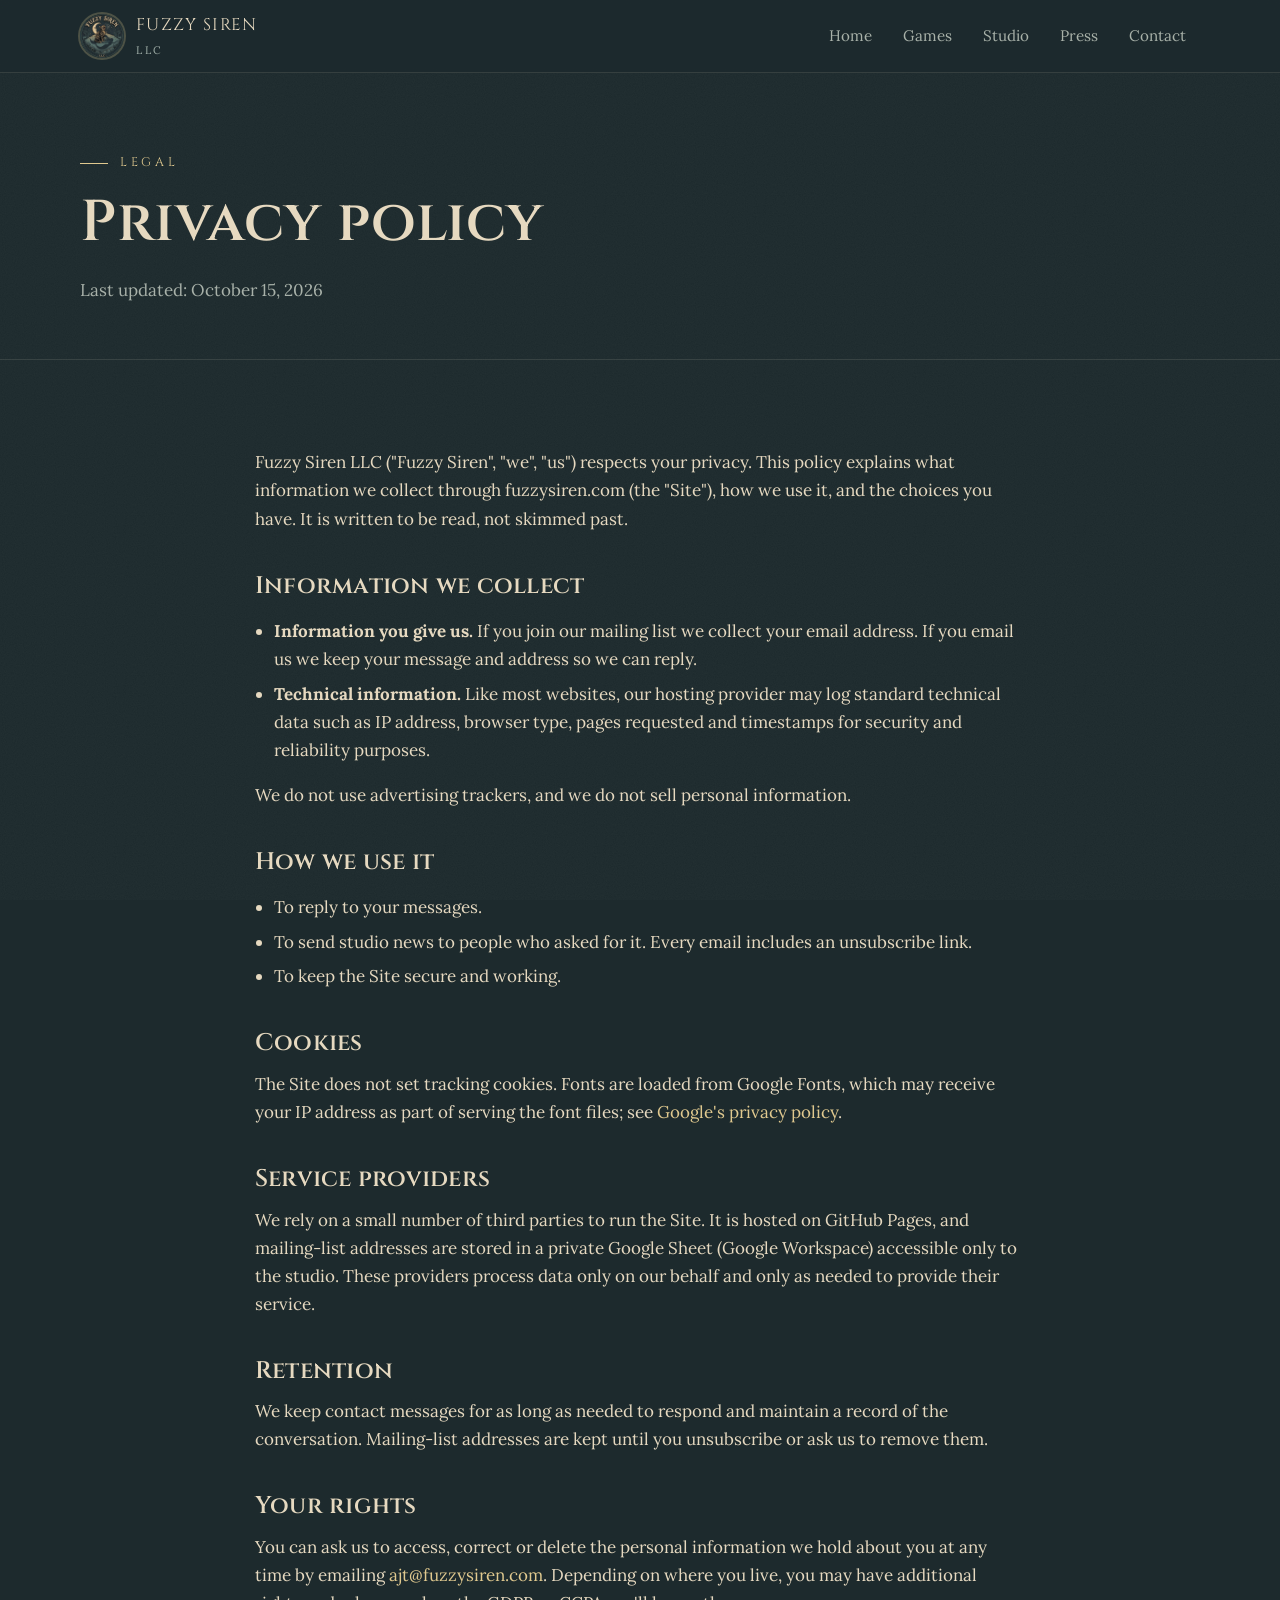
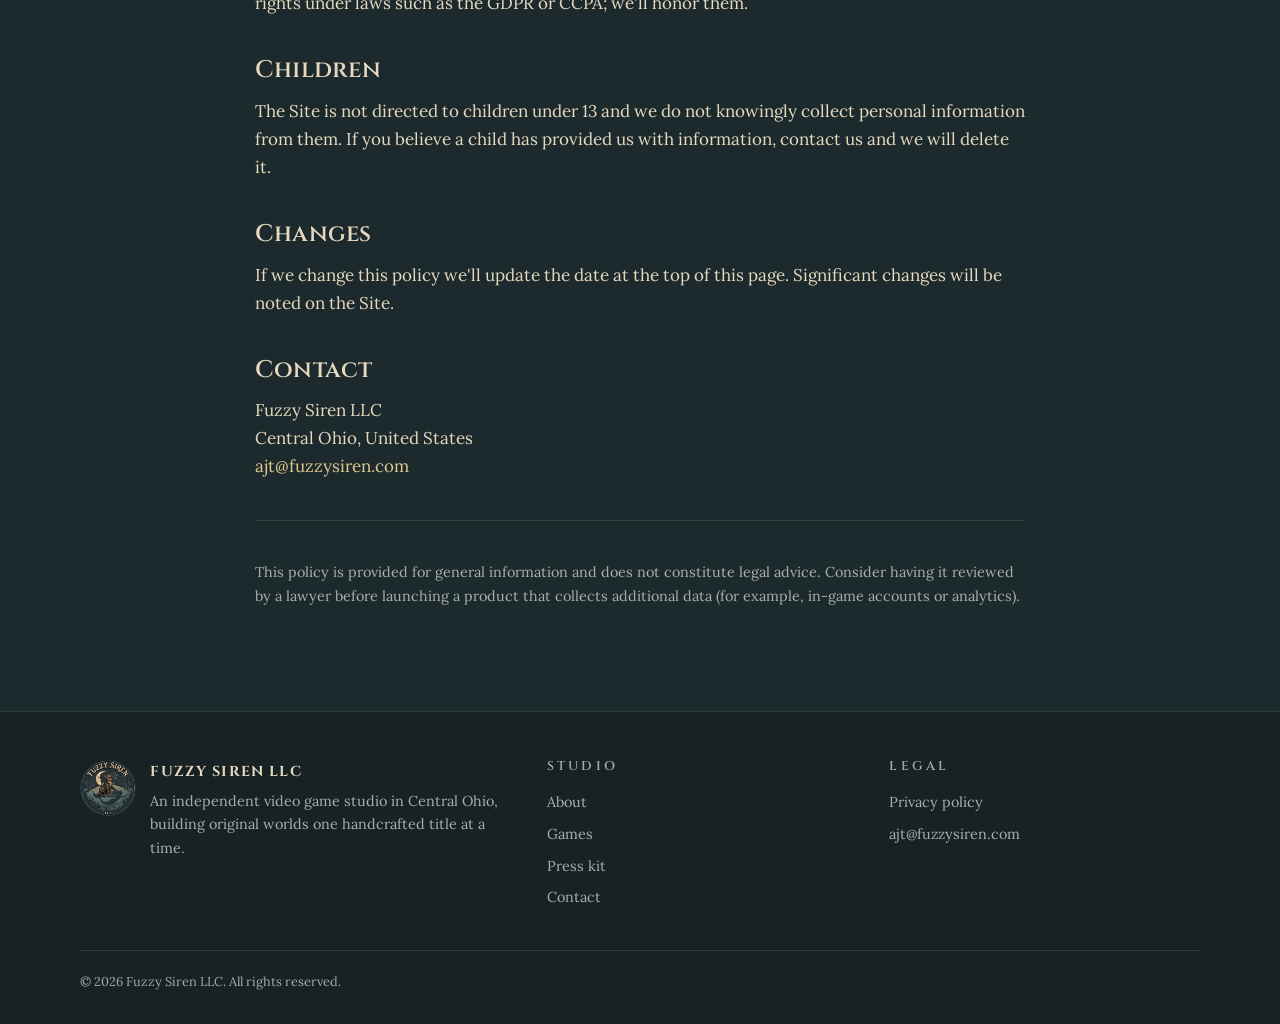
<file: privacy.html>
<!DOCTYPE html>
<html lang="en">
<head>
  <meta charset="utf-8">
  <meta name="viewport" content="width=device-width, initial-scale=1">
  <title>Privacy Policy — Fuzzy Siren LLC</title>
  <meta name="description" content="How Fuzzy Siren LLC collects, uses and protects your information.">
  <link rel="canonical" href="https://fuzzysiren.com/privacy.html">
  <meta name="theme-color" content="#1d2a2d">
  <meta property="og:type" content="website">
  <meta property="og:site_name" content="Fuzzy Siren LLC">
  <meta property="og:title" content="Privacy Policy — Fuzzy Siren LLC">
  <meta property="og:description" content="How Fuzzy Siren LLC collects, uses and protects your information.">
  <meta property="og:url" content="https://fuzzysiren.com/privacy.html">
  <meta property="og:image" content="https://fuzzysiren.com/assets/og-image.jpg">
  <meta name="twitter:card" content="summary_large_image">
  <link rel="icon" href="assets/favicon.ico" sizes="any">
  <link rel="icon" type="image/png" sizes="32x32" href="assets/icon-32.png">
  <link rel="apple-touch-icon" href="assets/icon-180.png">
  <link rel="manifest" href="site.webmanifest">
  <link rel="preconnect" href="https://fonts.googleapis.com">
  <link rel="preconnect" href="https://fonts.gstatic.com" crossorigin>
  <link href="https://fonts.googleapis.com/css2?family=Cinzel:wght@500;600;700&family=Lora:ital,wght@0,400;0,500;1,400&display=swap" rel="stylesheet">
  <link rel="stylesheet" href="css/styles.css">
  <script type="application/ld+json">
  {
    "@context": "https://schema.org",
    "@type": "Organization",
    "name": "Fuzzy Siren LLC",
    "url": "https://fuzzysiren.com",
    "logo": "https://fuzzysiren.com/assets/logo-badge.png",
    "email": "ajt@fuzzysiren.com",
    "description": "Fuzzy Siren LLC is an independent video game studio based in Central Ohio.",
    "address": { "@type": "PostalAddress", "addressRegion": "OH", "addressCountry": "US" }
  }
  </script>
</head>
<body>
  <a class="skip-link" href="#main">Skip to content</a>
  <header class="site-header">
    <div class="wrap">
      <a class="brand" href="index.html">
        <img src="assets/icon-192.png" alt="Fuzzy Siren logo" width="44" height="44">
        <span>Fuzzy Siren<small>LLC</small></span>
      </a>
      <button class="nav-toggle" aria-expanded="false" aria-controls="nav" aria-label="Menu">
        <svg width="22" height="22" viewBox="0 0 24 24" fill="none" stroke="currentColor" stroke-width="2" stroke-linecap="round"><path d="M4 7h16M4 12h16M4 17h16"/></svg>
      </button>
      <nav class="nav" id="nav" aria-label="Primary"><a href="index.html">Home</a><a href="games.html">Games</a><a href="about.html">Studio</a><a href="press.html">Press</a><a href="contact.html">Contact</a></nav>
    </div>
  </header>

  <main id="main">
<section class="page-head">
  <div class="wrap">
    <p class="eyebrow">Legal</p>
    <h1>Privacy policy</h1>
    <p class="muted">Last updated: October 15, 2026</p>
  </div>
</section>

<section class="section">
  <div class="wrap prose">
    <p>Fuzzy Siren LLC ("Fuzzy Siren", "we", "us") respects your privacy. This policy explains what information we collect through fuzzysiren.com (the "Site"), how we use it, and the choices you have. It is written to be read, not skimmed past.</p>

    <h2>Information we collect</h2>
    <ul>
      <li><strong>Information you give us.</strong> If you join our mailing list we collect your email address. If you email us we keep your message and address so we can reply.</li>
      <li><strong>Technical information.</strong> Like most websites, our hosting provider may log standard technical data such as IP address, browser type, pages requested and timestamps for security and reliability purposes.</li>
    </ul>
    <p>We do not use advertising trackers, and we do not sell personal information.</p>

    <h2>How we use it</h2>
    <ul>
      <li>To reply to your messages.</li>
      <li>To send studio news to people who asked for it. Every email includes an unsubscribe link.</li>
      <li>To keep the Site secure and working.</li>
    </ul>

    <h2>Cookies</h2>
    <p>The Site does not set tracking cookies. Fonts are loaded from Google Fonts, which may receive your IP address as part of serving the font files; see <a href="https://policies.google.com/privacy" rel="noopener">Google's privacy policy</a>.</p>

    <h2>Service providers</h2>
    <p>We rely on a small number of third parties to run the Site. It is hosted on GitHub Pages, and mailing-list addresses are stored in a private Google Sheet (Google Workspace) accessible only to the studio. These providers process data only on our behalf and only as needed to provide their service.</p>

    <h2>Retention</h2>
    <p>We keep contact messages for as long as needed to respond and maintain a record of the conversation. Mailing-list addresses are kept until you unsubscribe or ask us to remove them.</p>

    <h2>Your rights</h2>
    <p>You can ask us to access, correct or delete the personal information we hold about you at any time by emailing <a href="mailto:ajt@fuzzysiren.com">ajt@fuzzysiren.com</a>. Depending on where you live, you may have additional rights under laws such as the GDPR or CCPA; we'll honor them.</p>

    <h2>Children</h2>
    <p>The Site is not directed to children under 13 and we do not knowingly collect personal information from them. If you believe a child has provided us with information, contact us and we will delete it.</p>

    <h2>Changes</h2>
    <p>If we change this policy we'll update the date at the top of this page. Significant changes will be noted on the Site.</p>

    <h2>Contact</h2>
    <p>Fuzzy Siren LLC<br>Central Ohio, United States<br><a href="mailto:ajt@fuzzysiren.com">ajt@fuzzysiren.com</a></p>

    <hr>
    <p class="small muted">This policy is provided for general information and does not constitute legal advice. Consider having it reviewed by a lawyer before launching a product that collects additional data (for example, in-game accounts or analytics).</p>
  </div>
</section>
  </main>

  <footer class="site-footer">
    <div class="wrap">
      <div>
        <div class="footer-brand">
          <img src="assets/icon-192.png" alt="" width="56" height="56">
          <div>
            <strong style="font-family:var(--font-display);letter-spacing:.08em;color:var(--ink)">FUZZY SIREN LLC</strong>
            <p class="small" style="margin:.35rem 0 0">An independent video game studio in Central Ohio, building original worlds one handcrafted title at a time.</p>
          </div>
        </div>
      </div>
      <div>
        <h4>Studio</h4>
        <ul>
          <li><a href="about.html">About</a></li>
          <li><a href="games.html">Games</a></li>
          <li><a href="press.html">Press kit</a></li>
          <li><a href="contact.html">Contact</a></li>
        </ul>
      </div>
      <div>
        <h4>Legal</h4>
        <ul>
          <li><a href="privacy.html">Privacy policy</a></li>
          <li><a href="mailto:ajt@fuzzysiren.com">ajt@fuzzysiren.com</a></li>
        </ul>
      </div>
    </div>
    <div class="wrap footer-bottom">
      <span>&copy; <span data-year>2026</span> Fuzzy Siren LLC. All rights reserved.</span>
    </div>
  </footer>
  <script src="js/main.js" defer></script>
</body>
</html>
</file>
<file: css/styles.css>
/* Fuzzy Siren LLC — site styles */
:root {
  --bg: #1d2a2d;
  --bg-2: #243337;
  --bg-3: #2d3f43;
  --ink: #e6d9c0;
  --ink-dim: #a8b1a9;
  --ink-faint: #9fada7;
  --line: rgba(230, 217, 192, 0.12);
  --moon: #e0c98f;
  --moon-deep: #b89a5a;
  --sea: #4d7c7c;
  --radius: 14px;
  --max: 1120px;
  --font-display: "Cinzel", "Georgia", serif;
  --font-body: "Lora", "Georgia", serif;
  --shadow: 0 18px 50px rgba(0, 0, 0, 0.35);
}

*, *::before, *::after { box-sizing: border-box; }
html { scroll-behavior: smooth; -webkit-text-size-adjust: 100%; }
body {
  margin: 0;
  background: var(--bg);
  color: var(--ink);
  font-family: var(--font-body);
  font-size: 17px;
  line-height: 1.65;
  position: relative;
}
body::before {
  content: "";
  position: fixed; inset: 0; pointer-events: none; z-index: 0;
  background-image: url("data:image/svg+xml;utf8,<svg xmlns='http://www.w3.org/2000/svg' width='160' height='160'><filter id='n'><feTurbulence type='fractalNoise' baseFrequency='.9' numOctaves='2' stitchTiles='stitch'/><feColorMatrix values='0 0 0 0 1 0 0 0 0 1 0 0 0 0 1 0 0 0 .06 0'/></filter><rect width='100%' height='100%' filter='url(%23n)'/></svg>");
  opacity: .5;
}
img { max-width: 100%; height: auto; display: block; }
a { color: var(--moon); text-decoration: none; }
a:hover { text-decoration: underline; text-underline-offset: 3px; }
h1, h2, h3, h4 { font-family: var(--font-display); font-weight: 600; line-height: 1.15; margin: 0 0 .5em; letter-spacing: .01em; color: var(--ink); }
h1 { font-size: clamp(2.2rem, 5vw, 3.6rem); }
h2 { font-size: clamp(1.6rem, 3.2vw, 2.3rem); }
h3 { font-size: 1.2rem; }
p { margin: 0 0 1em; }
.lede { font-size: 1.2rem; color: var(--ink-dim); max-width: 60ch; }
.muted { color: var(--ink-dim); }
.small { font-size: .9rem; }
.wrap { width: min(var(--max), 100% - 2.5rem); margin-inline: auto; position: relative; z-index: 1; }
.skip-link { position: absolute; left: -999px; top: 0; background: var(--moon); color: #1d2a2d; padding: .5rem 1rem; z-index: 100; }
.skip-link:focus { left: 1rem; top: 1rem; }

/* Header */
.site-header {
  position: sticky; top: 0; z-index: 50;
  background: rgba(29, 42, 45, 0.85);
  backdrop-filter: blur(10px);
  border-bottom: 1px solid var(--line);
}
.site-header .wrap { display: flex; align-items: center; justify-content: space-between; gap: 1rem; min-height: 72px; }
.brand { display: flex; align-items: center; gap: .75rem; color: var(--ink); }
.brand:hover { text-decoration: none; }
.brand img { width: 44px; height: 44px; border-radius: 50%; box-shadow: 0 0 0 2px rgba(224, 201, 143, .25); }
.brand span { font-family: var(--font-display); font-size: 1.05rem; letter-spacing: .08em; text-transform: uppercase; }
.brand small { display: block; font-family: var(--font-body); font-size: .68rem; letter-spacing: .25em; color: var(--ink-faint); margin-top: 2px; }
.nav { display: flex; gap: .25rem; }
.nav a { color: var(--ink-dim); padding: .5rem .85rem; border-radius: 8px; font-size: .95rem; }
.nav a:hover, .nav a[aria-current="page"] { color: var(--ink); background: rgba(230, 217, 192, .06); text-decoration: none; }
.nav-toggle { display: none; background: none; border: 1px solid var(--line); color: var(--ink); border-radius: 8px; padding: .45rem .6rem; cursor: pointer; }
.nav-toggle svg { display: block; }

/* Buttons */
.btn {
  display: inline-flex; align-items: center; gap: .5rem;
  padding: .8rem 1.4rem; border-radius: 999px;
  font-family: var(--font-display); font-size: .85rem; letter-spacing: .1em; text-transform: uppercase;
  border: 1px solid transparent; cursor: pointer; transition: transform .15s ease, background .15s ease, border-color .15s ease;
}
.btn:hover { text-decoration: none; transform: translateY(-1px); }
.btn-primary { background: var(--moon); color: #1d2a2d; }
.btn-primary:hover { background: #ebd7a6; }
.btn-ghost { border-color: rgba(230, 217, 192, .3); color: var(--ink); }
.btn-ghost:hover { border-color: var(--moon); }

/* Hero */
.hero { padding: clamp(3rem, 8vw, 6rem) 0 clamp(2.5rem, 6vw, 4rem); position: relative; overflow: hidden; }
.hero::after {
  content: ""; position: absolute; inset: auto -20% -40% -20%; height: 70%;
  background: radial-gradient(ellipse at center, rgba(77, 124, 124, .25), transparent 65%);
  pointer-events: none;
}
.hero .wrap { display: grid; grid-template-columns: 1.1fr .9fr; gap: 3rem; align-items: center; }
.hero-logo { width: min(100%, 440px); margin-inline: auto; filter: drop-shadow(0 30px 50px rgba(0,0,0,.45)); animation: float 9s ease-in-out infinite; }
@keyframes float { 0%,100% { transform: translateY(0); } 50% { transform: translateY(-10px); } }
.eyebrow { font-family: var(--font-display); font-size: .78rem; letter-spacing: .3em; text-transform: uppercase; color: var(--moon); margin-bottom: 1rem; display: flex; align-items: center; gap: .75rem; }
.eyebrow::before { content: ""; width: 28px; height: 1px; background: var(--moon); }
.hero-actions { display: flex; flex-wrap: wrap; gap: .85rem; margin-top: 1.75rem; }
.hero-meta { display: flex; flex-wrap: wrap; gap: 1.5rem; margin-top: 2.25rem; color: var(--ink-faint); font-size: .85rem; letter-spacing: .05em; }
.hero-meta span::before { content: "✦ "; color: var(--moon-deep); }

/* Sections */
.section { padding: clamp(3rem, 7vw, 5.5rem) 0; }
.section-alt { background: linear-gradient(180deg, var(--bg-2), var(--bg)); border-top: 1px solid var(--line); border-bottom: 1px solid var(--line); }
.section-head { max-width: 62ch; margin-bottom: 2.5rem; }
.grid { display: grid; gap: 1.5rem; }
.grid > * { min-width: 0; }
.grid-3 { grid-template-columns: repeat(3, 1fr); }
.grid-2 { grid-template-columns: repeat(2, 1fr); }
.card {
  background: rgba(45, 63, 67, .55); border: 1px solid var(--line); border-radius: var(--radius);
  padding: 1.75rem; position: relative;
}
.card .glyph { width: 44px; height: 44px; border-radius: 50%; display: grid; place-items: center; background: rgba(224, 201, 143, .1); color: var(--moon); margin-bottom: 1rem; font-size: 1.3rem; }
.card h3 { margin-top: 0; }
.card p:last-child { margin-bottom: 0; }

/* Feature panel (in-development) */
.panel {
  border: 1px solid rgba(224, 201, 143, .25); border-radius: 20px; padding: clamp(1.75rem, 4vw, 3rem);
  background:
    radial-gradient(circle at 85% 15%, rgba(224, 201, 143, .12), transparent 35%),
    linear-gradient(135deg, rgba(45, 63, 67, .8), rgba(29, 42, 45, .9));
  box-shadow: var(--shadow); display: grid; grid-template-columns: 1fr auto; gap: 2rem; align-items: center;
}
.badge { display: inline-flex; align-items: center; gap: .5rem; background: rgba(224, 201, 143, .12); color: var(--moon); border-radius: 999px; padding: .3rem .85rem; font-size: .75rem; letter-spacing: .2em; text-transform: uppercase; font-family: var(--font-display); }
.badge .dot { width: 8px; height: 8px; border-radius: 50%; background: var(--moon); box-shadow: 0 0 0 0 rgba(224,201,143,.7); animation: pulse 2.2s infinite; }
@keyframes pulse { 0% { box-shadow: 0 0 0 0 rgba(224,201,143,.6); } 70% { box-shadow: 0 0 0 10px rgba(224,201,143,0); } 100% { box-shadow: 0 0 0 0 rgba(224,201,143,0); } }
.redacted { display: inline-block; background: var(--ink-faint); color: transparent; border-radius: 4px; user-select: none; }

/* Forms */
.form { display: grid; gap: 1rem; }
.form-row { display: grid; gap: 1rem; grid-template-columns: 1fr 1fr; }
label { display: grid; gap: .4rem; font-size: .9rem; color: var(--ink-dim); }
input, textarea, select {
  width: 100%; font: inherit; color: var(--ink); background: rgba(29, 42, 45, .7);
  border: 1px solid rgba(230, 217, 192, .18); border-radius: 10px; padding: .8rem 1rem;
}
input:focus, textarea:focus { outline: 2px solid var(--moon); outline-offset: 1px; border-color: transparent; }
textarea { min-height: 150px; resize: vertical; }
.inline-form { display: flex; gap: .75rem; flex-wrap: wrap; }
.inline-form input { flex: 1 1 240px; }
.form-note { font-size: .85rem; color: var(--ink-faint); }
.form-status { min-height: 1.5em; font-size: .95rem; }
.form-status.ok { color: #9fd6b5; }
.form-status.err { color: #e9a3a3; }
.honey { position: absolute; left: -9999px; opacity: 0; }

/* Page header */
.page-head { padding: clamp(3rem, 7vw, 5rem) 0 clamp(1.5rem, 3vw, 2.5rem); border-bottom: 1px solid var(--line); }
.page-head h1 { margin-bottom: .35em; }

/* Prose */
.prose { max-width: 70ch; }
.prose h2 { margin-top: 2.5rem; font-size: 1.5rem; }
.prose h3 { margin-top: 2rem; }
.prose ul { padding-left: 1.2rem; }
.prose li { margin-bottom: .4rem; }
.prose hr { border: 0; border-top: 1px solid var(--line); margin: 2.5rem 0; }

/* Fact sheet */
.facts { width: 100%; border-collapse: collapse; table-layout: fixed; }
.facts td { overflow-wrap: anywhere; }
.facts th, .facts td { text-align: left; padding: .8rem .5rem; border-bottom: 1px solid var(--line); vertical-align: top; }
.facts th { color: var(--ink-faint); font-weight: 400; width: 34%; font-size: .9rem; letter-spacing: .05em; text-transform: uppercase; }

/* Timeline */
.timeline { list-style: none; padding: 0; margin: 0; }
.timeline li { position: relative; padding: 0 0 1.75rem 2rem; border-left: 1px solid var(--line); }
.timeline li::before { content: ""; position: absolute; left: -6px; top: .45rem; width: 11px; height: 11px; border-radius: 50%; background: var(--bg); border: 2px solid var(--moon); }
.timeline li.done::before { background: var(--moon); }
.timeline li:last-child { padding-bottom: 0; }
.timeline .when { font-family: var(--font-display); font-size: .78rem; letter-spacing: .2em; text-transform: uppercase; color: var(--moon); }

/* Download tiles */
.tiles { display: grid; grid-template-columns: repeat(auto-fit, minmax(200px, 1fr)); gap: 1.25rem; }
.tile { background: var(--bg-3); border: 1px solid var(--line); border-radius: var(--radius); overflow: hidden; color: var(--ink); display: flex; flex-direction: column; }
.tile:hover { text-decoration: none; border-color: rgba(224,201,143,.4); }
.tile .thumb { aspect-ratio: 16/10; background: #33484b; display: grid; place-items: center; padding: 1rem; }
.tile .thumb img { max-height: 100%; width: auto; }
.tile .meta { padding: .9rem 1rem; font-size: .9rem; }
.tile .meta small { display: block; color: var(--ink-faint); }

/* Swatches */
.swatches { display: flex; flex-wrap: wrap; gap: .75rem; }
.swatch { width: 110px; border-radius: 10px; overflow: hidden; border: 1px solid var(--line); font-size: .75rem; }
.swatch i { display: block; height: 56px; }
.swatch span { display: block; padding: .4rem .6rem; background: var(--bg-3); color: var(--ink-dim); font-family: monospace; }

/* Contact */
.contact-grid { display: grid; grid-template-columns: 1fr 1.3fr; gap: 3rem; }
.contact-list { list-style: none; padding: 0; margin: 0; display: grid; gap: 1.25rem; }
.contact-list strong { display: block; font-family: var(--font-display); font-size: .8rem; letter-spacing: .2em; text-transform: uppercase; color: var(--moon); margin-bottom: .2rem; }

/* CTA band */
.cta-band { text-align: center; padding: clamp(3rem, 7vw, 5rem) 0; border-top: 1px solid var(--line); }
.cta-band .wrap { max-width: 720px; }

/* Footer */
.site-footer { border-top: 1px solid var(--line); padding: 3rem 0 2rem; color: var(--ink-dim); font-size: .9rem; background: #182225; }
.site-footer .wrap { display: grid; grid-template-columns: 1.4fr 1fr 1fr; gap: 2rem; }
.site-footer h4 { font-size: .8rem; letter-spacing: .25em; text-transform: uppercase; color: var(--ink-faint); margin-bottom: 1rem; }
.site-footer ul { list-style: none; padding: 0; margin: 0; display: grid; gap: .5rem; }
.site-footer a { color: var(--ink-dim); }
.site-footer a:hover { color: var(--ink); }
.footer-brand { display: flex; gap: .9rem; align-items: flex-start; }
.footer-brand img { width: 56px; height: 56px; border-radius: 50%; }
.footer-bottom { border-top: 1px solid var(--line); margin-top: 2.5rem; padding-top: 1.25rem; font-size: .8rem; color: var(--ink-faint); display: flex; justify-content: space-between; flex-wrap: wrap; gap: .5rem; }

/* Responsive */
@media (max-width: 900px) {
  .hero .wrap { grid-template-columns: 1fr; text-align: center; }
  .hero .eyebrow { justify-content: center; }
  .hero .lede { margin-inline: auto; }
  .hero-actions, .hero-meta { justify-content: center; }
  .hero-logo { width: min(100%, 320px); order: -1; }
  .grid-3 { grid-template-columns: 1fr 1fr; }
  .panel { grid-template-columns: 1fr; }
  .contact-grid { grid-template-columns: 1fr; gap: 2rem; }
  .site-footer .wrap { grid-template-columns: 1fr 1fr; }
}
@media (max-width: 680px) {
  body { font-size: 16px; }
  .nav-toggle { display: inline-flex; }
  .nav { display: none; position: absolute; left: 0; right: 0; top: 100%; flex-direction: column; background: var(--bg-2); border-bottom: 1px solid var(--line); padding: .75rem 1.25rem 1rem; }
  .nav.open { display: flex; }
  .grid-3, .grid-2, .form-row { grid-template-columns: 1fr; }
  .site-footer .wrap { grid-template-columns: 1fr; }
  .brand small { display: none; }
}
@media (prefers-reduced-motion: reduce) {
  .hero-logo, .badge .dot { animation: none; }
  html { scroll-behavior: auto; }
}

/* Contact (no form) */
.contact-card { display: grid; gap: .75rem; justify-items: start; align-content: start; }
.contact-email { font-weight: 700; font-size: clamp(1.2rem, 2.6vw, 1.6rem); color: var(--ink); word-break: break-all; }
</file>
